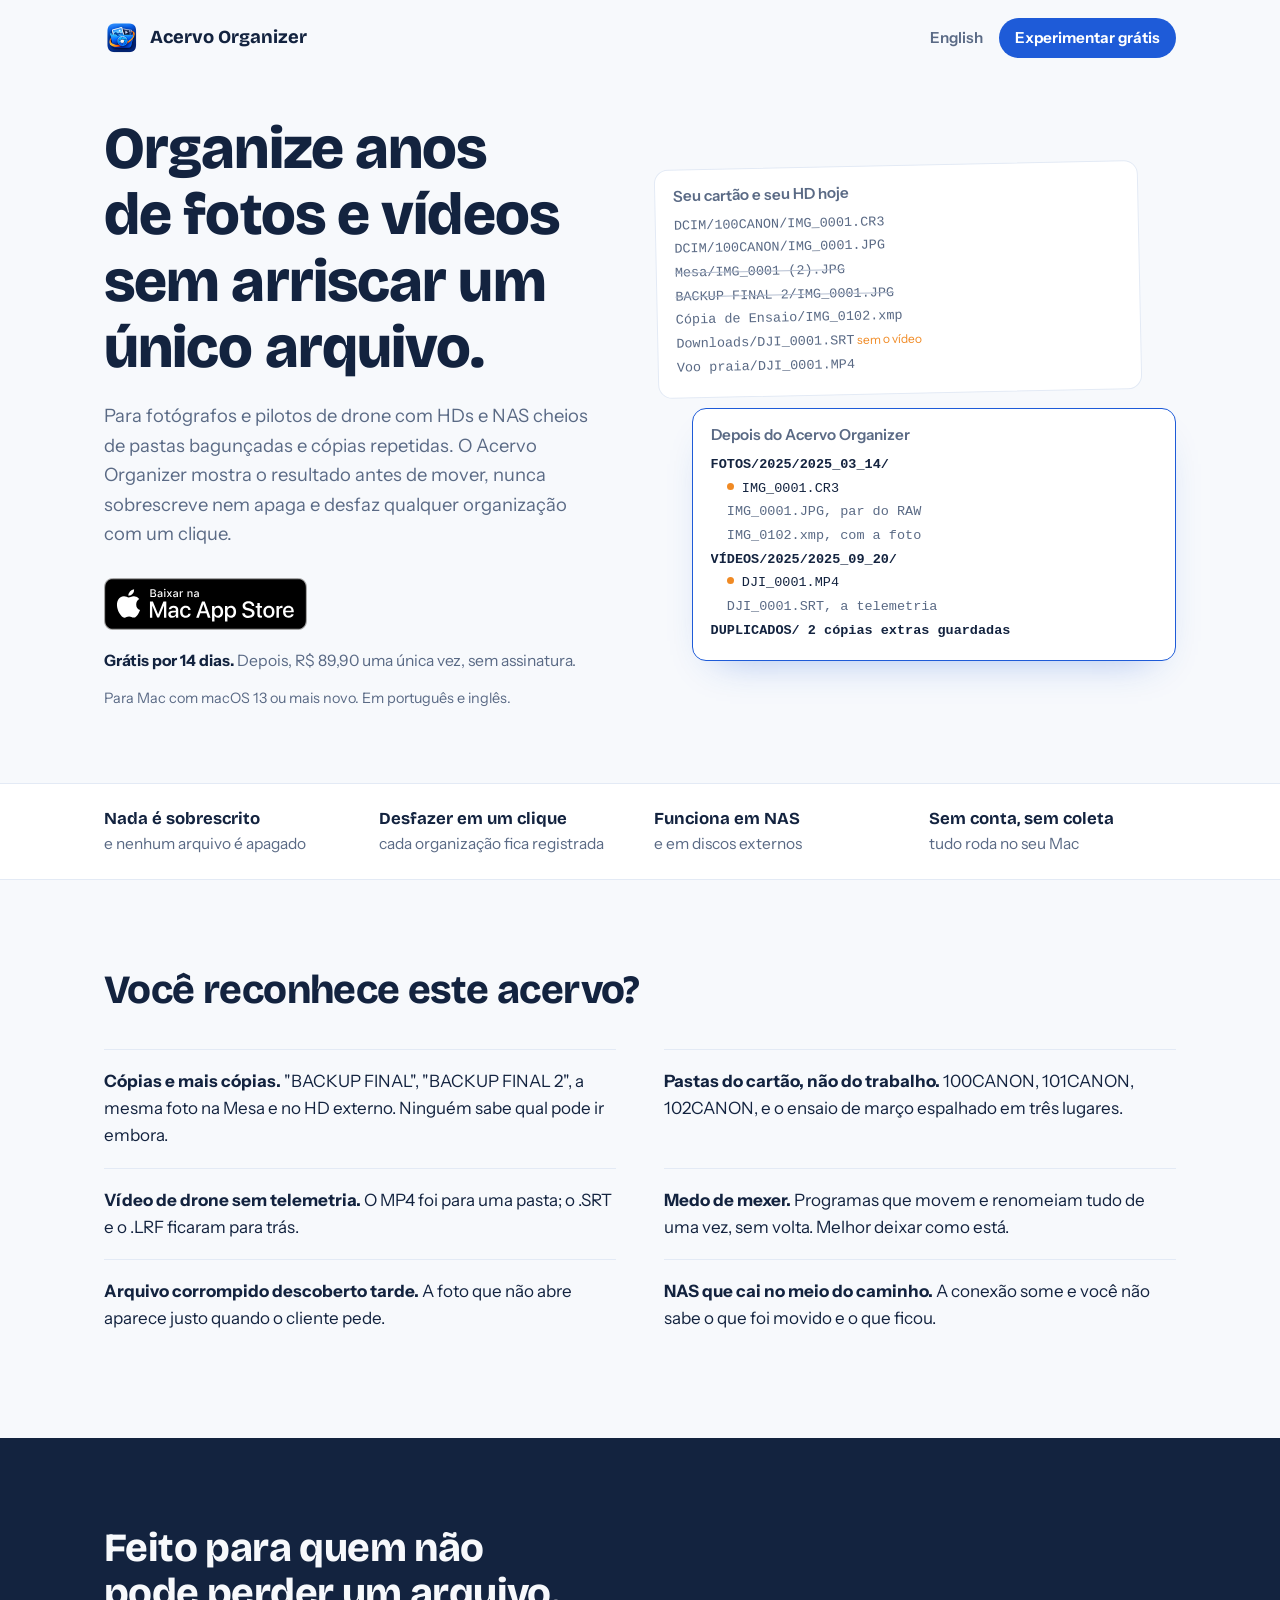
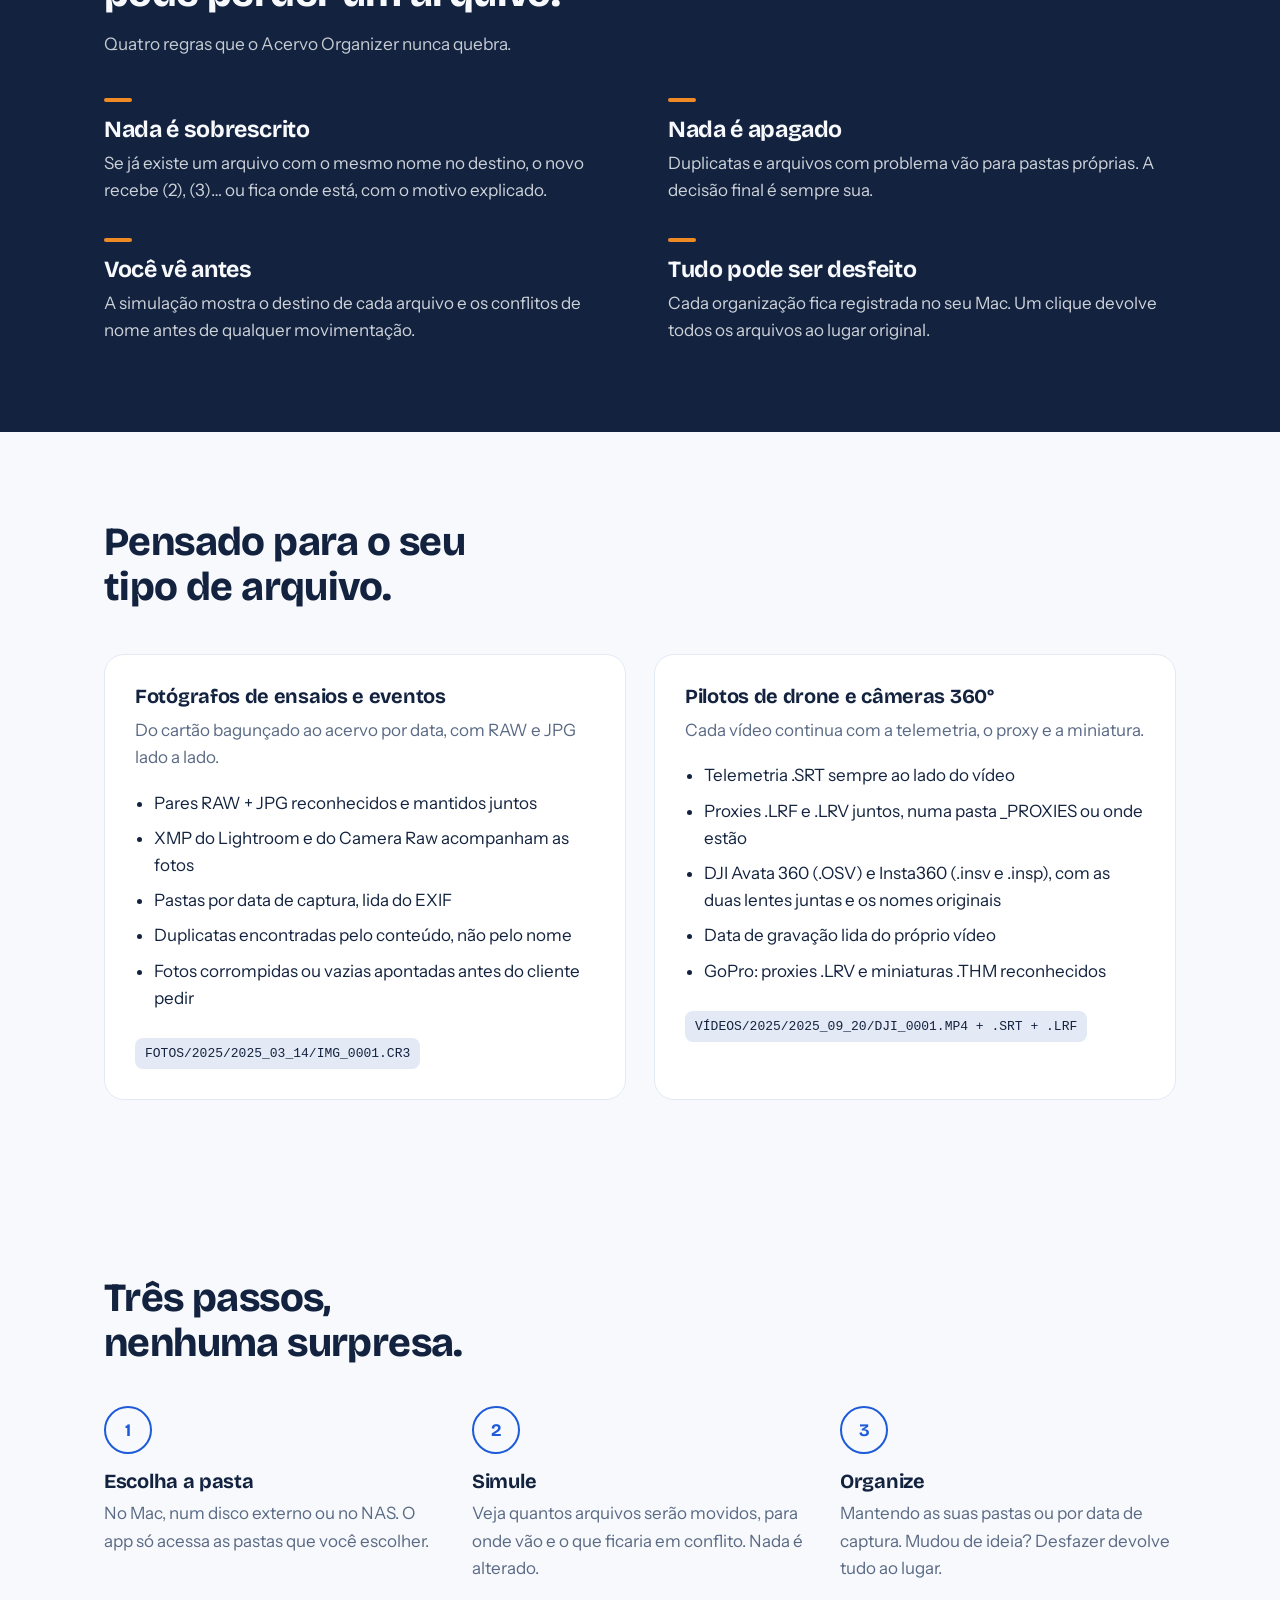
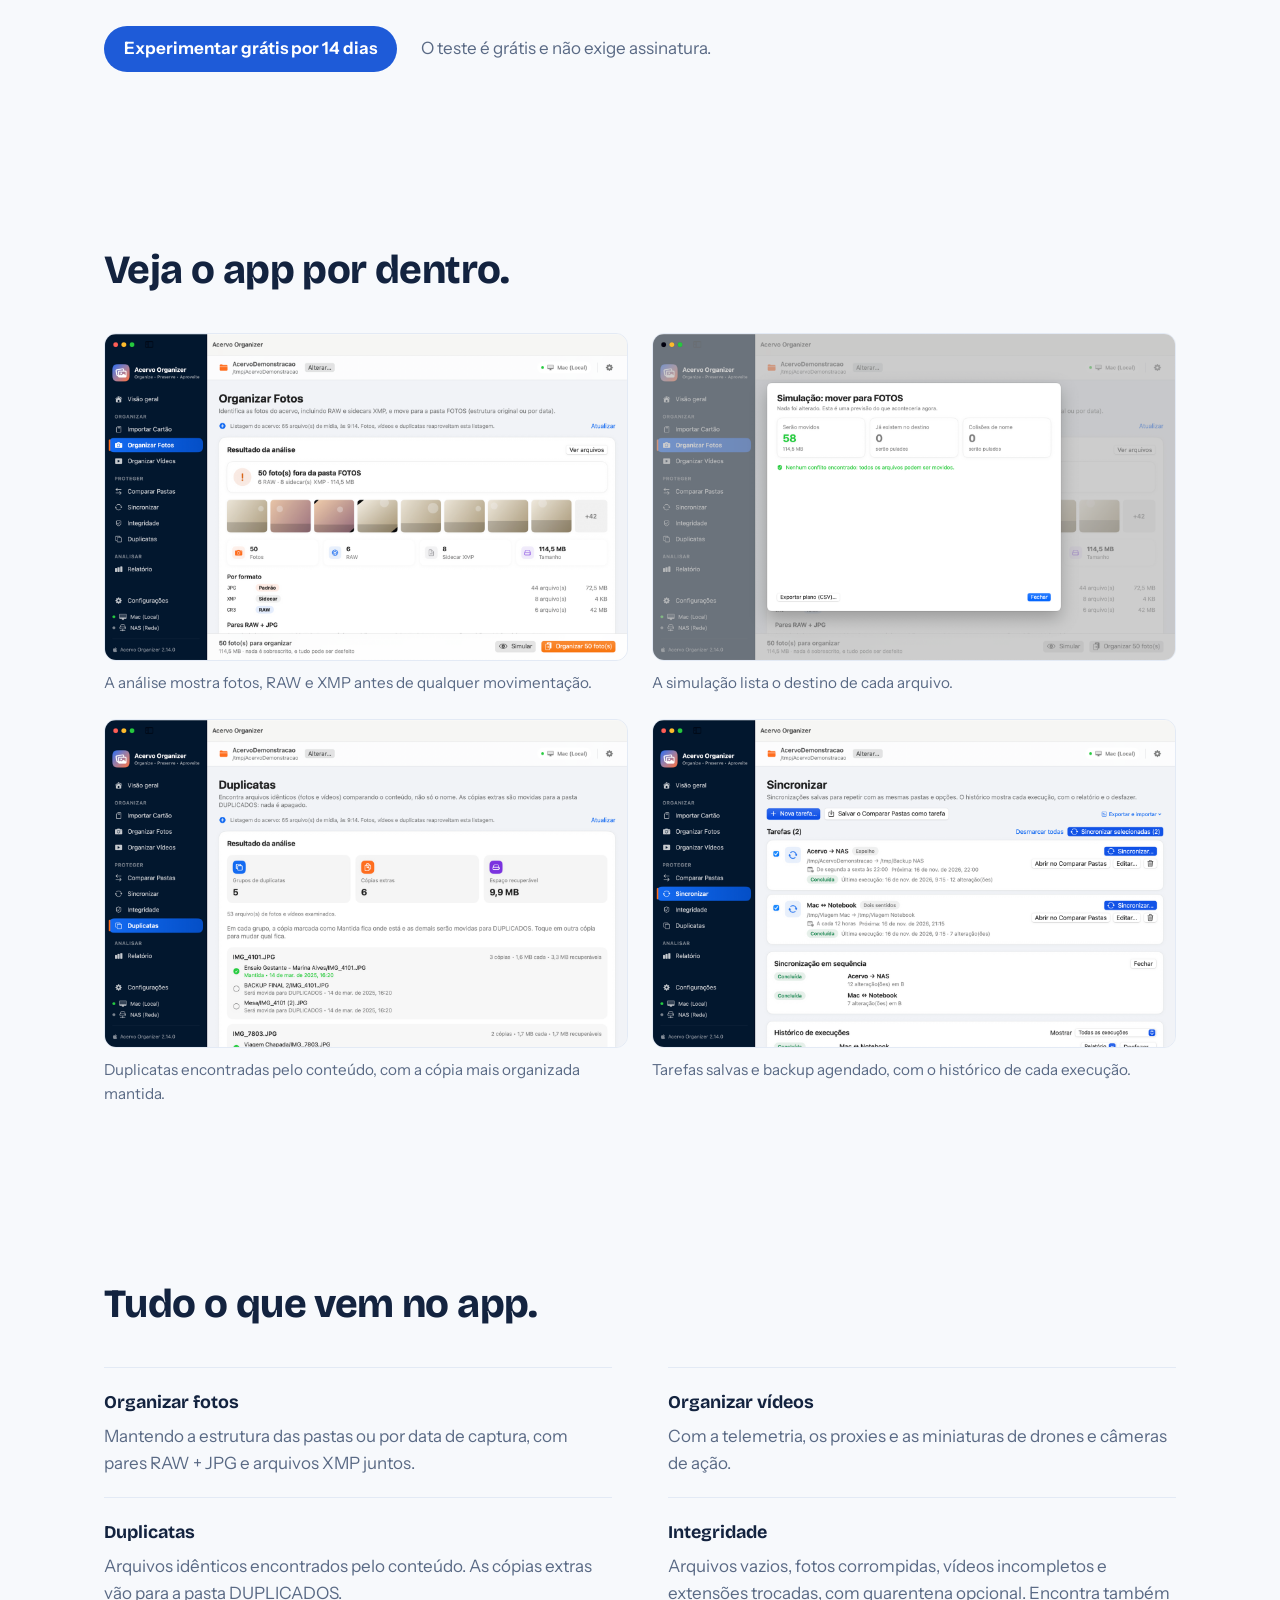
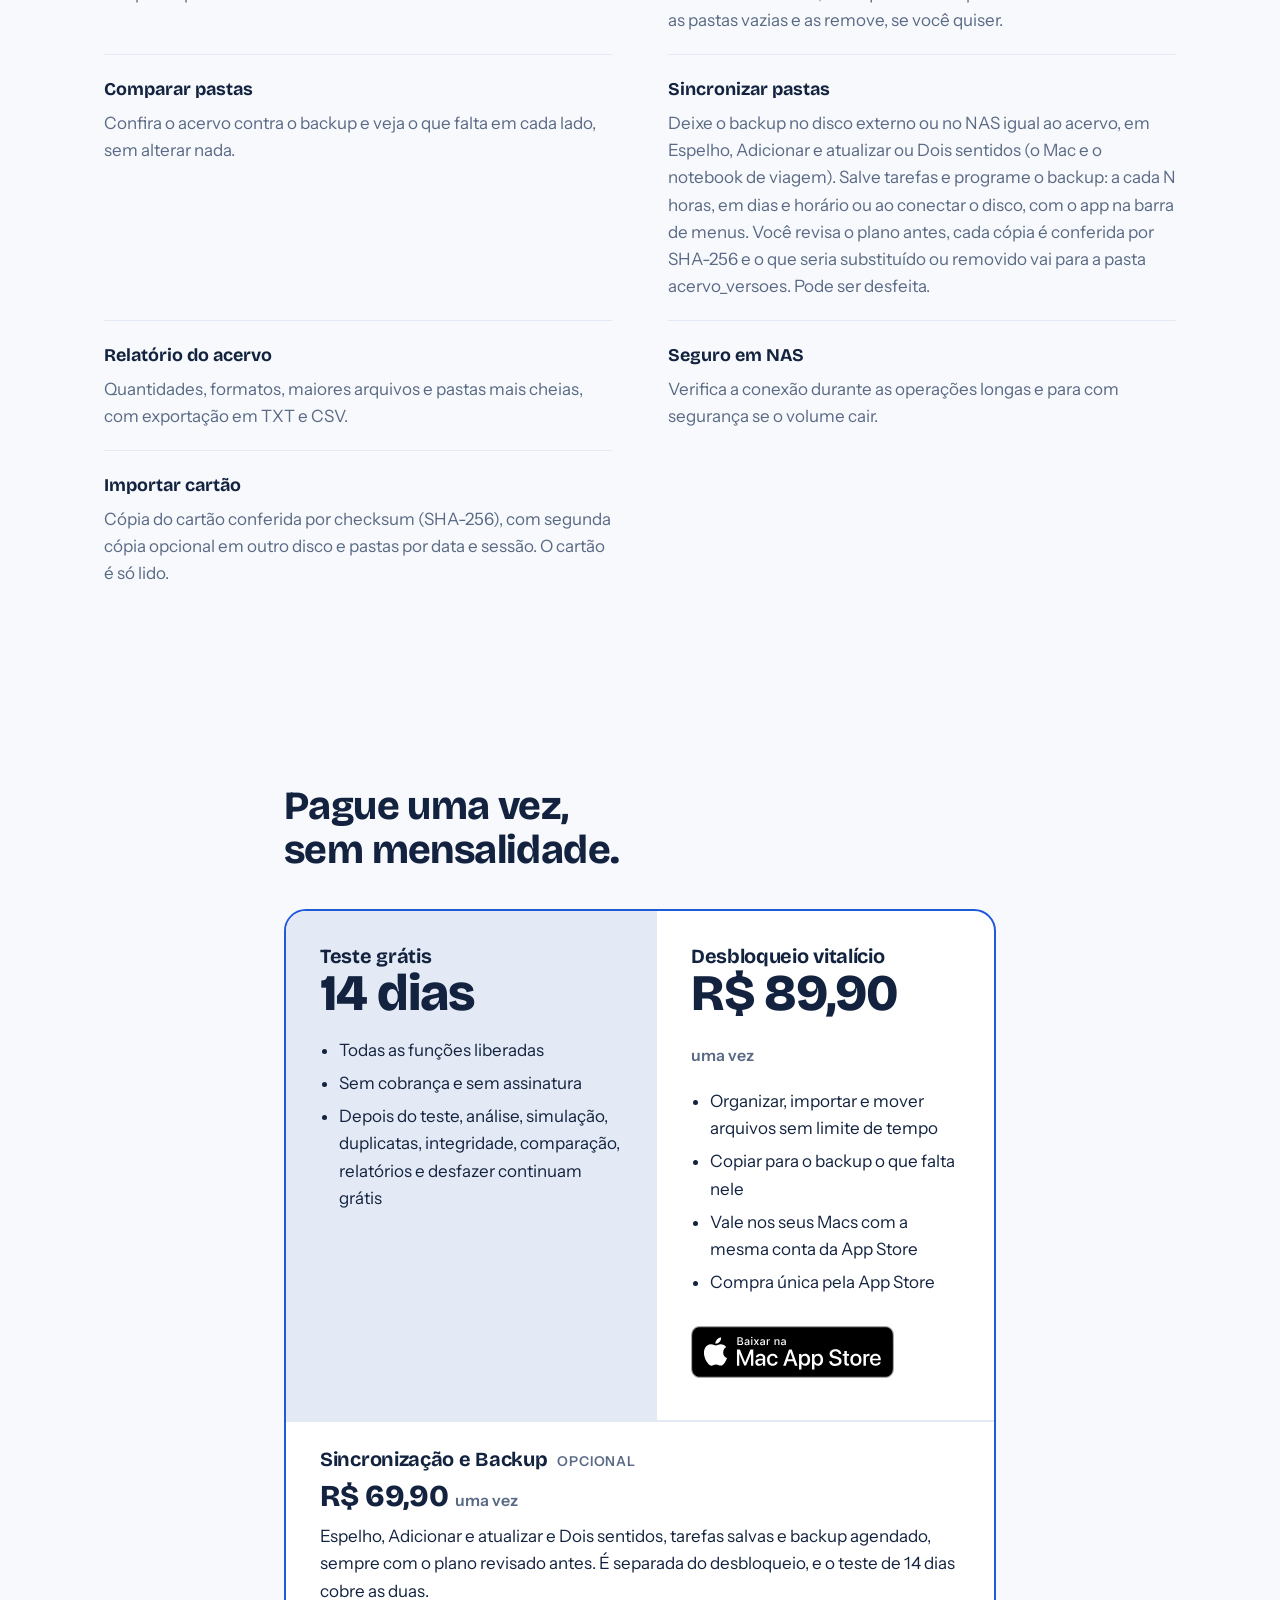
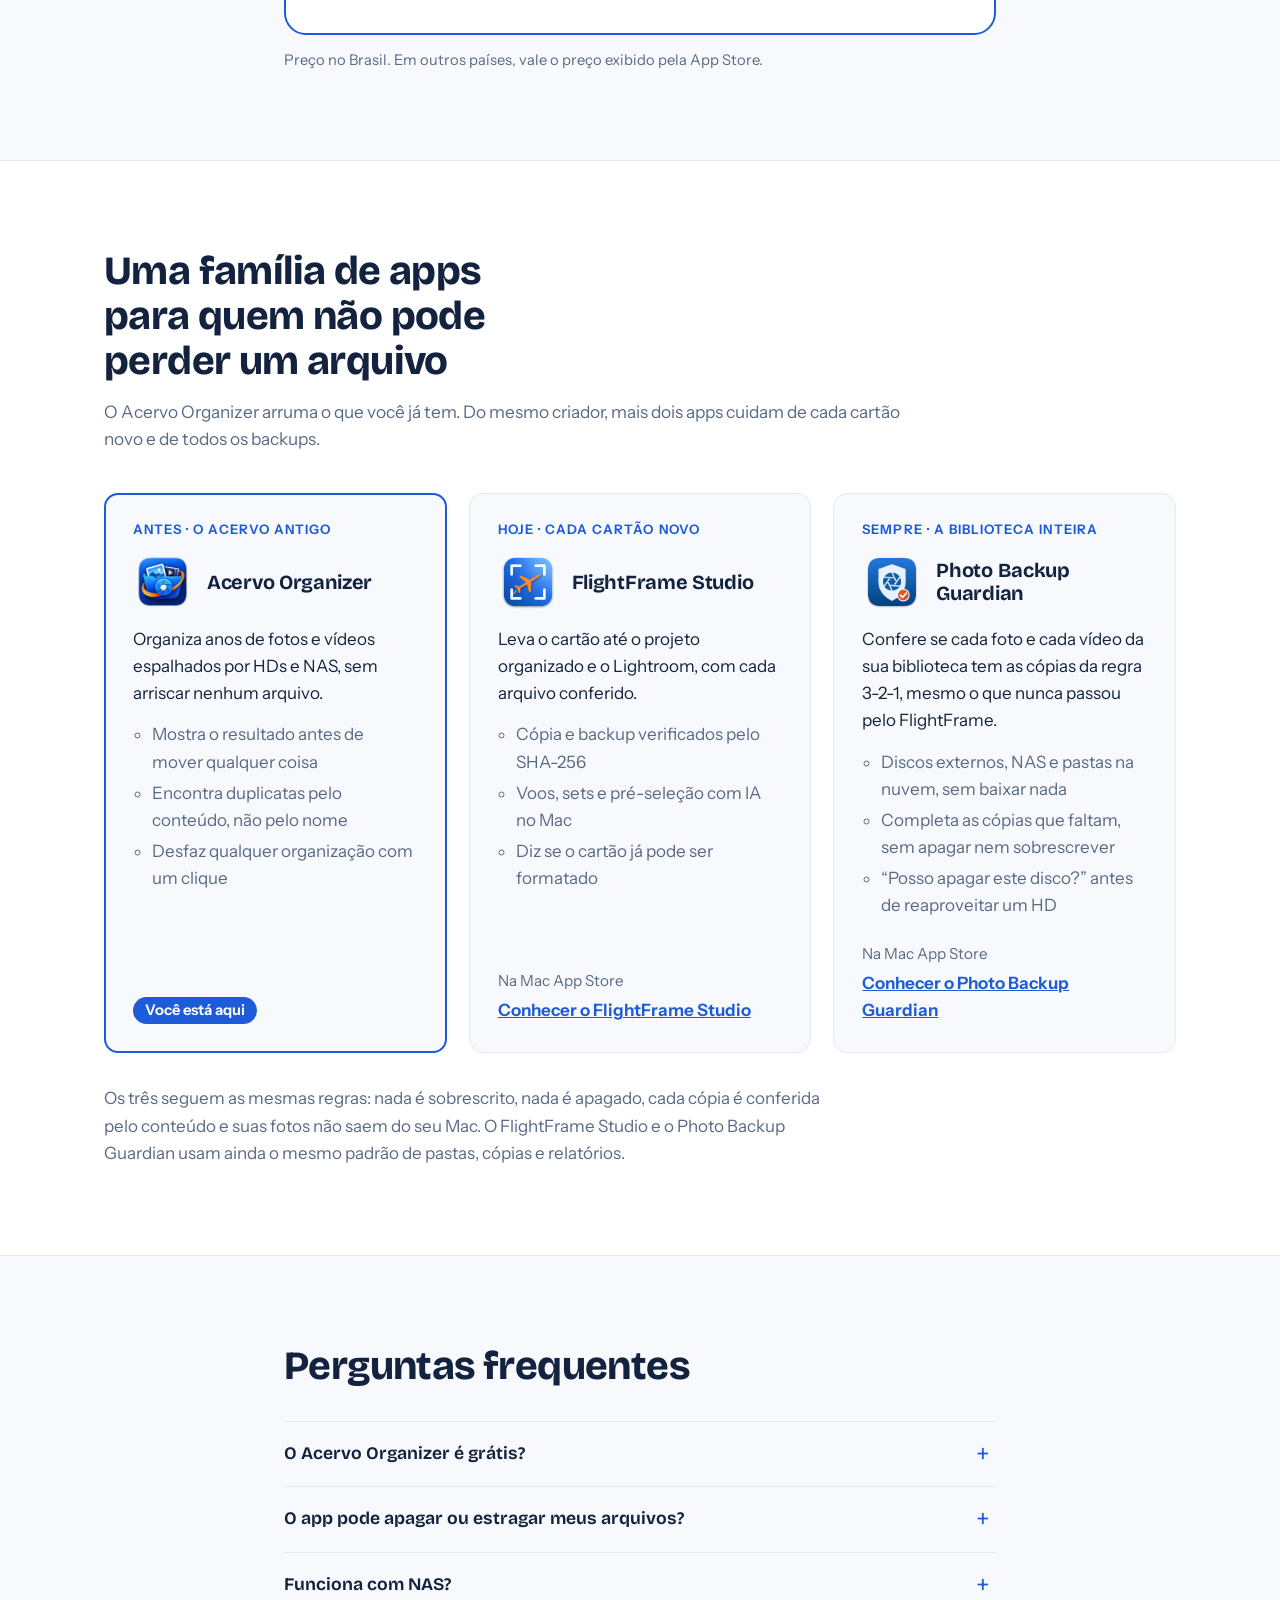
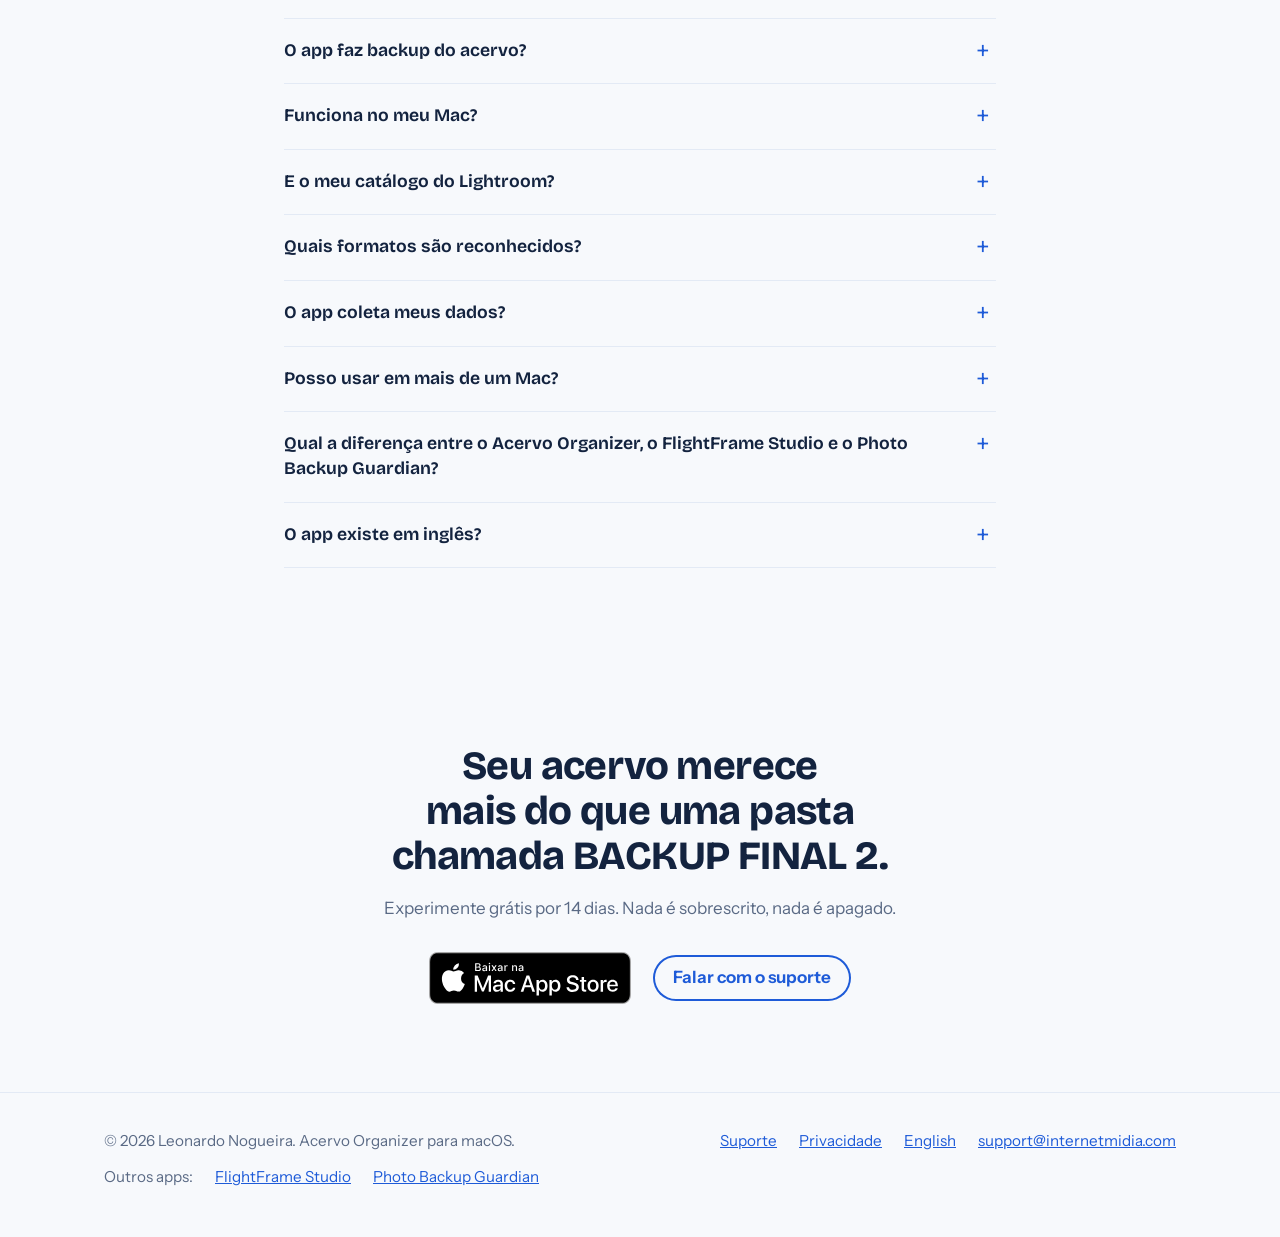
<file: index.html>
<!doctype html>
<html lang="pt-BR">
<head>
<!-- Google tag (gtag.js) -->
<script async src="https://www.googletagmanager.com/gtag/js?id=AW-18549963218"></script>
<script>
  window.dataLayer = window.dataLayer || [];
  function gtag(){dataLayer.push(arguments);}
  gtag('js', new Date());

  gtag('config', 'AW-18549963218');
</script>
<!-- Event snippet for App Store click conversion page (Google Ads). Vale para todo link da Mac App Store da página;
     se a tag do Google não responder em 1 s (bloqueador de anúncios), o link abre mesmo assim. -->
<script>
function gtag_report_conversion(url) {
  var done = false;
  var callback = function () {
    if (done) { return; }
    done = true;
    if (typeof(url) != 'undefined') {
      window.location = url;
    }
  };
  gtag('event', 'conversion', {
      'send_to': 'AW-18549963218/HikiCJOxvbEdENLzp41F',
      'value': 1.0,
      'currency': 'BRL',
      'event_callback': callback
  });
  setTimeout(callback, 1000);
  return false;
}
document.addEventListener('click', function (e) {
  var link = e.target.closest && e.target.closest('a[href*="apps.apple.com"]');
  if (!link) { return; }
  if (e.button !== 0 || e.metaKey || e.ctrlKey || e.shiftKey || e.altKey || link.target === '_blank') {
    gtag_report_conversion();   // abre em outra aba: só registra
    return;
  }
  e.preventDefault();
  gtag_report_conversion(link.href);
});
</script>
<meta charset="utf-8">
<meta name="viewport" content="width=device-width, initial-scale=1">
<title>Acervo Organizer: organize fotos, RAW e vídeos de drone no Mac sem perder nada</title>
<meta name="description" content="App para Mac que organiza anos de fotos, arquivos RAW e vídeos de drone, no Mac ou no NAS. Simula antes de mover, nunca sobrescreve nem apaga e desfaz qualquer organização. Grátis por 14 dias.">
<link rel="canonical" href="https://acervoorganizer.ravendronevideos.com.br/">
<link rel="alternate" hreflang="pt-BR" href="https://acervoorganizer.ravendronevideos.com.br/">
<link rel="alternate" hreflang="en" href="https://acervoorganizer.ravendronevideos.com.br/en/">
<meta name="theme-color" content="#1E5BD8">
<link rel="icon" type="image/png" href="assets/favicon-64.png">
<link rel="apple-touch-icon" href="assets/icone-256.png">
<meta property="og:type" content="website">
<meta property="og:locale" content="pt_BR">
<meta property="og:site_name" content="Acervo Organizer">
<meta property="og:title" content="Acervo Organizer: seu acervo de fotos e vídeos em ordem, sem perder nada">
<meta property="og:description" content="Organize fotos, RAW e vídeos de drone no Mac ou no NAS. Nada é sobrescrito, nada é apagado, tudo pode ser desfeito. Grátis por 14 dias.">
<meta property="og:url" content="https://acervoorganizer.ravendronevideos.com.br/">
<meta property="og:image" content="https://acervoorganizer.ravendronevideos.com.br/assets/og-image.png">
<meta property="og:image:width" content="1200">
<meta property="og:image:height" content="630">
<meta name="twitter:card" content="summary_large_image">
<link rel="preconnect" href="https://fonts.googleapis.com">
<link rel="preconnect" href="https://fonts.gstatic.com" crossorigin>
<link href="https://fonts.googleapis.com/css2?family=Bricolage+Grotesque:opsz,wght@12..96,600;12..96,700;12..96,800&family=Instrument+Sans:wght@400;600;700&display=swap" rel="stylesheet">
<link rel="stylesheet" href="style.css?v=2026-11-17">
<script type="application/ld+json">
{
  "@context": "https://schema.org",
  "@type": "SoftwareApplication",
  "name": "Acervo Organizer",
  "operatingSystem": "macOS 13 ou mais novo",
  "applicationCategory": "MultimediaApplication",
  "description": "Organiza fotos, arquivos RAW e vídeos de drone no Mac, em discos externos ou no NAS, sem sobrescrever nem apagar arquivos.",
  "image": "https://acervoorganizer.ravendronevideos.com.br/assets/icone-512.png",
  "url": "https://acervoorganizer.ravendronevideos.com.br/",
  "downloadUrl": "https://apps.apple.com/app/id6821982992?mt=12",
  "inLanguage": "pt-BR",
  "offers": { "@type": "Offer", "price": "0", "priceCurrency": "BRL", "description": "Download grátis com 14 dias de teste. Desbloqueio único por R$ 89,90 no Brasil; sincronização de pastas na compra única Sincronização e Backup, R$ 69,90." },
  "author": { "@type": "Person", "name": "Leonardo Nogueira" }
}
</script>
</head>
<body>

<header class="topo">
  <div class="largura">
    <a class="marca" href="#topo" aria-label="Acervo Organizer, início"><img src="assets/icone-256.png" alt="" width="36" height="36">Acervo Organizer</a>
    <div class="topo-acoes">
      <a class="idioma-link" href="en/" hreflang="en" lang="en">English</a>
      <a class="botao" href="https://apps.apple.com/app/id6821982992?mt=12">Experimentar grátis</a>
    </div>
  </div>
</header>

<main id="topo">

<section class="hero">
  <div class="largura">
    <div>
      <h1>Organize anos de fotos e vídeos sem arriscar um único arquivo.</h1>
      <p class="subtitulo">Para fotógrafos e pilotos de drone com HDs e NAS cheios de pastas bagunçadas e cópias repetidas. O Acervo Organizer mostra o resultado antes de mover, nunca sobrescreve nem apaga e desfaz qualquer organização com um clique.</p>
      <div class="acoes">
        <a class="selo" href="https://apps.apple.com/app/id6821982992?mt=12"><img src="assets/selo-mac-app-store.svg" alt="Baixar na Mac App Store" width="180" height="52" onerror="this.parentNode.className='selo-texto';this.parentNode.textContent='Baixar na Mac App Store';"></a>
        <p class="oferta"><strong>Grátis por 14 dias.</strong> Depois, R$ 89,90 uma única vez, sem assinatura.</p>
      </div>
      <p class="requisito">Para Mac com macOS 13 ou mais novo. Em português e inglês.</p>
    </div>

    <div class="acervo" role="img" aria-label="Exemplo: arquivos espalhados entre cartão, Mesa e backups viram pastas por data, com fotos RAW e JPG juntas e a telemetria do drone ao lado do vídeo.">
      <div class="folha antes" aria-hidden="true">
        <h2>Seu cartão e seu HD hoje</h2>
        <ul>
          <li>DCIM/100CANON/IMG_0001.CR3</li>
          <li>DCIM/100CANON/IMG_0001.JPG</li>
          <li class="repetido">Mesa/IMG_0001 (2).JPG</li>
          <li class="repetido">BACKUP FINAL 2/IMG_0001.JPG</li>
          <li>Cópia de Ensaio/IMG_0102.xmp</li>
          <li class="solto">Downloads/DJI_0001.SRT</li>
          <li>Voo praia/DJI_0001.MP4</li>
        </ul>
      </div>
      <div class="folha depois" aria-hidden="true">
        <h2>Depois do Acervo Organizer</h2>
        <ul>
          <li class="pasta" style="--i:0">FOTOS/2025/2025_03_14/</li>
          <li class="n1 ok" style="--i:1">IMG_0001.CR3</li>
          <li class="n1 junto" style="--i:2">IMG_0001.JPG, par do RAW</li>
          <li class="n1 junto" style="--i:3">IMG_0102.xmp, com a foto</li>
          <li class="pasta" style="--i:4">VÍDEOS/2025/2025_09_20/</li>
          <li class="n1 ok" style="--i:5">DJI_0001.MP4</li>
          <li class="n1 junto" style="--i:6">DJI_0001.SRT, a telemetria</li>
          <li class="pasta" style="--i:7">DUPLICADOS/ 2 cópias extras guardadas</li>
        </ul>
      </div>
    </div>
  </div>
</section>

<section class="confianca" aria-label="Garantias">
  <ul class="largura">
    <li><strong>Nada é sobrescrito</strong>e nenhum arquivo é apagado</li>
    <li><strong>Desfazer em um clique</strong>cada organização fica registrada</li>
    <li><strong>Funciona em NAS</strong>e em discos externos</li>
    <li><strong>Sem conta, sem coleta</strong>tudo roda no seu Mac</li>
  </ul>
</section>

<section class="secao">
  <div class="largura">
    <h2>Você reconhece este acervo?</h2>
    <div class="dores">
      <p><strong>Cópias e mais cópias.</strong> "BACKUP FINAL", "BACKUP FINAL 2", a mesma foto na Mesa e no HD externo. Ninguém sabe qual pode ir embora.</p>
      <p><strong>Pastas do cartão, não do trabalho.</strong> 100CANON, 101CANON, 102CANON, e o ensaio de março espalhado em três lugares.</p>
      <p><strong>Vídeo de drone sem telemetria.</strong> O MP4 foi para uma pasta; o .SRT e o .LRF ficaram para trás.</p>
      <p><strong>Medo de mexer.</strong> Programas que movem e renomeiam tudo de uma vez, sem volta. Melhor deixar como está.</p>
      <p><strong>Arquivo corrompido descoberto tarde.</strong> A foto que não abre aparece justo quando o cliente pede.</p>
      <p><strong>NAS que cai no meio do caminho.</strong> A conexão some e você não sabe o que foi movido e o que ficou.</p>
    </div>
  </div>
</section>

<section class="secao regras-fundo" id="seguranca">
  <div class="largura">
    <h2>Feito para quem não pode perder um arquivo.</h2>
    <p class="introducao">Quatro regras que o Acervo Organizer nunca quebra.</p>
    <ul class="regras">
      <li><h3>Nada é sobrescrito</h3><p>Se já existe um arquivo com o mesmo nome no destino, o novo recebe (2), (3)… ou fica onde está, com o motivo explicado.</p></li>
      <li><h3>Nada é apagado</h3><p>Duplicatas e arquivos com problema vão para pastas próprias. A decisão final é sempre sua.</p></li>
      <li><h3>Você vê antes</h3><p>A simulação mostra o destino de cada arquivo e os conflitos de nome antes de qualquer movimentação.</p></li>
      <li><h3>Tudo pode ser desfeito</h3><p>Cada organização fica registrada no seu Mac. Um clique devolve todos os arquivos ao lugar original.</p></li>
    </ul>
  </div>
</section>

<section class="secao" id="para-quem">
  <div class="largura">
    <h2>Pensado para o seu tipo de arquivo.</h2>
    <div class="publicos">
      <article class="publico">
        <h3>Fotógrafos de ensaios e eventos</h3>
        <p>Do cartão bagunçado ao acervo por data, com RAW e JPG lado a lado.</p>
        <ul>
          <li>Pares RAW + JPG reconhecidos e mantidos juntos</li>
          <li>XMP do Lightroom e do Camera Raw acompanham as fotos</li>
          <li>Pastas por data de captura, lida do EXIF</li>
          <li>Duplicatas encontradas pelo conteúdo, não pelo nome</li>
          <li>Fotos corrompidas ou vazias apontadas antes do cliente pedir</li>
        </ul>
        <span class="caminho">FOTOS/2025/2025_03_14/IMG_0001.CR3</span>
      </article>
      <article class="publico">
        <h3>Pilotos de drone e câmeras 360°</h3>
        <p>Cada vídeo continua com a telemetria, o proxy e a miniatura.</p>
        <ul>
          <li>Telemetria .SRT sempre ao lado do vídeo</li>
          <li>Proxies .LRF e .LRV juntos, numa pasta _PROXIES ou onde estão</li>
          <li>DJI Avata 360 (.OSV) e Insta360 (.insv e .insp), com as duas lentes juntas e os nomes originais</li>
          <li>Data de gravação lida do próprio vídeo</li>
          <li>GoPro: proxies .LRV e miniaturas .THM reconhecidos</li>
        </ul>
        <span class="caminho">VÍDEOS/2025/2025_09_20/DJI_0001.MP4 + .SRT + .LRF</span>
      </article>
    </div>
  </div>
</section>

<section class="secao" id="como-funciona">
  <div class="largura">
    <h2>Três passos, nenhuma surpresa.</h2>
    <ol class="passos">
      <li><h3>Escolha a pasta</h3><p>No Mac, num disco externo ou no NAS. O app só acessa as pastas que você escolher.</p></li>
      <li><h3>Simule</h3><p>Veja quantos arquivos serão movidos, para onde vão e o que ficaria em conflito. Nada é alterado.</p></li>
      <li><h3>Organize</h3><p>Mantendo as suas pastas ou por data de captura. Mudou de ideia? Desfazer devolve tudo ao lugar.</p></li>
    </ol>
    <div class="meio-cta">
      <a class="botao" href="https://apps.apple.com/app/id6821982992?mt=12">Experimentar grátis por 14 dias</a>
      <p class="discreto">O teste é grátis e não exige assinatura.</p>
    </div>
  </div>
</section>

<section class="secao capturas" aria-label="Telas do app">
  <div class="largura">
    <h2>Veja o app por dentro.</h2>
    <div class="galeria">
      <figure><img src="assets/capturas/organizar-fotos.png" alt="Tela Organizar Fotos com o resultado da análise" loading="lazy" onerror="this.closest('figure').remove()"><figcaption>A análise mostra fotos, RAW e XMP antes de qualquer movimentação.</figcaption></figure>
      <figure><img src="assets/capturas/simulacao.png" alt="Janela de simulação com o destino de cada arquivo" loading="lazy" onerror="this.closest('figure').remove()"><figcaption>A simulação lista o destino de cada arquivo.</figcaption></figure>
      <figure><img src="assets/capturas/duplicatas.png" alt="Tela Duplicatas com grupos de arquivos idênticos" loading="lazy" onerror="this.closest('figure').remove()"><figcaption>Duplicatas encontradas pelo conteúdo, com a cópia mais organizada mantida.</figcaption></figure>
      <figure><img src="assets/capturas/sincronizar.png" alt="Tela Sincronizar com tarefas salvas, agenda e histórico" loading="lazy" onerror="this.closest('figure').remove()"><figcaption>Tarefas salvas e backup agendado, com o histórico de cada execução.</figcaption></figure>
    </div>
  </div>
</section>

<section class="secao" id="recursos">
  <div class="largura">
    <h2>Tudo o que vem no app.</h2>
    <dl class="indice">
      <div><dt>Organizar fotos</dt><dd>Mantendo a estrutura das pastas ou por data de captura, com pares RAW + JPG e arquivos XMP juntos.</dd></div>
      <div><dt>Organizar vídeos</dt><dd>Com a telemetria, os proxies e as miniaturas de drones e câmeras de ação.</dd></div>
      <div><dt>Duplicatas</dt><dd>Arquivos idênticos encontrados pelo conteúdo. As cópias extras vão para a pasta DUPLICADOS.</dd></div>
      <div><dt>Integridade</dt><dd>Arquivos vazios, fotos corrompidas, vídeos incompletos e extensões trocadas, com quarentena opcional. Encontra também as pastas vazias e as remove, se você quiser.</dd></div>
      <div><dt>Comparar pastas</dt><dd>Confira o acervo contra o backup e veja o que falta em cada lado, sem alterar nada.</dd></div>
      <div><dt>Sincronizar pastas</dt><dd>Deixe o backup no disco externo ou no NAS igual ao acervo, em Espelho, Adicionar e atualizar ou Dois sentidos (o Mac e o notebook de viagem). Salve tarefas e programe o backup: a cada N horas, em dias e horário ou ao conectar o disco, com o app na barra de menus. Você revisa o plano antes, cada cópia é conferida por SHA-256 e o que seria substituído ou removido vai para a pasta acervo_versoes. Pode ser desfeita.</dd></div>
      <div><dt>Relatório do acervo</dt><dd>Quantidades, formatos, maiores arquivos e pastas mais cheias, com exportação em TXT e CSV.</dd></div>
      <div><dt>Seguro em NAS</dt><dd>Verifica a conexão durante as operações longas e para com segurança se o volume cair.</dd></div>
      <div><dt>Importar cartão</dt><dd>Cópia do cartão conferida por checksum (SHA-256), com segunda cópia opcional em outro disco e pastas por data e sessão. O cartão é só lido.</dd></div>
    </dl>
  </div>
</section>

<section class="secao" id="preco">
  <div class="largura estreito">
    <h2>Pague uma vez, sem mensalidade.</h2>
    <div class="preco-caixa">
      <div class="gratis">
        <h3>Teste grátis</h3>
        <p class="valor">14 dias</p>
        <ul>
          <li>Todas as funções liberadas</li>
          <li>Sem cobrança e sem assinatura</li>
          <li>Depois do teste, análise, simulação, duplicatas, integridade, comparação, relatórios e desfazer continuam grátis</li>
        </ul>
      </div>
      <div>
        <h3>Desbloqueio vitalício</h3>
        <p class="valor">R$ 89,90 <small>uma vez</small></p>
        <ul>
          <li>Organizar, importar e mover arquivos sem limite de tempo</li>
          <li>Copiar para o backup o que falta nele</li>
          <li>Vale nos seus Macs com a mesma conta da App Store</li>
          <li>Compra única pela App Store</li>
        </ul>
        <a class="selo" href="https://apps.apple.com/app/id6821982992?mt=12"><img src="assets/selo-mac-app-store.svg" alt="Baixar na Mac App Store" width="180" height="52" onerror="this.parentNode.className='selo-texto';this.parentNode.textContent='Baixar na Mac App Store';"></a>
      </div>
      <div class="extra">
        <h3>Sincronização e Backup <span class="opcional">opcional</span></h3>
        <p class="valor-extra">R$ 69,90 <small>uma vez</small></p>
        <p>Espelho, Adicionar e atualizar e Dois sentidos, tarefas salvas e backup agendado, sempre com o plano revisado antes. É separada do desbloqueio, e o teste de 14 dias cobre as duas.</p>
      </div>
    </div>
    <p class="discreto" style="margin-top:14px;font-size:.92rem">Preço no Brasil. Em outros países, vale o preço exibido pela App Store.</p>
  </div>
</section>

<section class="secao familia" id="apps">
  <div class="largura">
    <h2>Uma família de apps para quem não pode perder um arquivo</h2>
    <p class="introducao">O Acervo Organizer arruma o que você já tem. Do mesmo criador, mais dois apps cuidam de cada cartão novo e de todos os backups.</p>
    <ol class="familia-grade">
      <li class="familia-app aqui">
        <span class="familia-momento">Antes · o acervo antigo</span>
        <header>
          <img src="assets/icone-256.png" alt="" width="60" height="60" loading="lazy">
          <h3>Acervo Organizer</h3>
        </header>
        <p>Organiza anos de fotos e vídeos espalhados por HDs e NAS, sem arriscar nenhum arquivo.</p>
        <ul>
          <li>Mostra o resultado antes de mover qualquer coisa</li>
          <li>Encontra duplicatas pelo conteúdo, não pelo nome</li>
          <li>Desfaz qualquer organização com um clique</li>
        </ul>
        <span class="familia-aqui">Você está aqui</span>
      </li>
      <li class="familia-app">
        <span class="familia-momento">Hoje · cada cartão novo</span>
        <header>
          <img src="assets/app-flightframe.png" alt="" width="60" height="60" loading="lazy">
          <h3>FlightFrame Studio</h3>
        </header>
        <p>Leva o cartão até o projeto organizado e o Lightroom, com cada arquivo conferido.</p>
        <ul>
          <li>Cópia e backup verificados pelo SHA-256</li>
          <li>Voos, sets e pré-seleção com IA no Mac</li>
          <li>Diz se o cartão já pode ser formatado</li>
        </ul>
        <span class="familia-situacao">Na Mac App Store</span>
        <a class="familia-link" href="https://flightframe.ravendronevideos.com.br">Conhecer o FlightFrame Studio</a>
      </li>
      <li class="familia-app">
        <span class="familia-momento">Sempre · a biblioteca inteira</span>
        <header>
          <img src="assets/app-photo-backup-guardian.png" alt="" width="60" height="60" loading="lazy">
          <h3>Photo Backup Guardian</h3>
        </header>
        <p>Confere se cada foto e cada vídeo da sua biblioteca tem as cópias da regra 3-2-1, mesmo o que nunca passou pelo FlightFrame.</p>
        <ul>
          <li>Discos externos, NAS e pastas na nuvem, sem baixar nada</li>
          <li>Completa as cópias que faltam, sem apagar nem sobrescrever</li>
          <li>“Posso apagar este disco?” antes de reaproveitar um HD</li>
        </ul>
        <span class="familia-situacao">Na Mac App Store</span>
        <a class="familia-link" href="https://photobackupguardian.app">Conhecer o Photo Backup Guardian</a>
      </li>
    </ol>
    <p class="familia-regras">Os três seguem as mesmas regras: nada é sobrescrito, nada é apagado, cada cópia é conferida pelo conteúdo e suas fotos não saem do seu Mac. O FlightFrame Studio e o Photo Backup Guardian usam ainda o mesmo padrão de pastas, cópias e relatórios.</p>
  </div>
</section>

<section class="secao" id="perguntas">
  <div class="largura estreito">
    <h2>Perguntas frequentes</h2>
    <div class="perguntas">
      <details><summary>O Acervo Organizer é grátis?</summary><p>O download é grátis e as primeiras duas semanas vêm com tudo liberado. Depois, análise, simulação, duplicatas, integridade, comparação, relatórios e desfazer continuam grátis. Para continuar organizando e movendo arquivos, o desbloqueio custa R$ 89,90 uma única vez, sem assinatura. A sincronização de pastas (Espelho, Dois sentidos, tarefas e backup agendado) é uma compra única à parte, de R$ 69,90.</p></details>
      <details><summary>O app pode apagar ou estragar meus arquivos?</summary><p>Não. Ele nunca apaga e nunca sobrescreve. Duplicatas e arquivos com problema são movidos para pastas próprias, e toda organização pode ser desfeita. Entre discos diferentes, o app copia, confere e só então remove a origem.</p></details>
      <details><summary>Funciona com NAS?</summary><p>Sim, com o volume do NAS montado no Mac, como Synology e QNAP pela rede. O app verifica a conexão durante as operações longas e para com segurança se ela cair; o que já foi movido fica registrado e pode ser desfeito.</p></details>
      <details><summary>O app faz backup do acervo?</summary><p>Ele mantém o backup em dia: compara o acervo com a pasta do backup, num disco externo ou no NAS, e deixa as duas iguais. Copiar para o backup o que falta nele vem no desbloqueio. Os modos Espelho, Adicionar e atualizar e Dois sentidos, as tarefas salvas e o backup agendado (a cada N horas, em dias e horário ou ao conectar o disco) ficam na compra Sincronização e Backup, de R$ 69,90 uma única vez. Antes de qualquer cópia você revisa o plano, cada cópia é conferida por SHA-256 e nada é apagado: versões substituídas e arquivos que só existiam no backup vão para a pasta acervo_versoes. A sincronização pode ser desfeita.</p></details>
      <details><summary>Funciona no meu Mac?</summary><p>Funciona em Macs com macOS 13 ou mais novo, com processador Apple ou Intel.</p></details>
      <details><summary>E o meu catálogo do Lightroom?</summary><p>Os arquivos XMP acompanham as fotos. Se as pastas já estão num catálogo do Lightroom Classic, mover as fotos fora do Lightroom faz o catálogo perder o caminho; depois de organizar, use no Lightroom a opção de localizar a pasta ausente e aponte o novo lugar.</p></details>
      <details><summary>Quais formatos são reconhecidos?</summary><p>Fotos em JPG, HEIC, PNG, TIFF e nos principais formatos RAW (CR3, CR2, NEF, ARW, RAF, DNG, ORF, RW2 e outros), com XMP. Vídeos em MOV, MP4, MTS, MKV, AVI e outros, com .SRT, .LRF, .LRV e .THM. Vídeos 360° da DJI (.OSV) e da Insta360 (.insv e .insp).</p></details>
      <details><summary>O app coleta meus dados?</summary><p>Não. Não há conta, anúncios, análise de uso ou rastreamento, e suas fotos nunca saem dos seus discos. Veja a <a href="privacy.html">política de privacidade</a>.</p></details>
      <details><summary>Posso usar em mais de um Mac?</summary><p>Sim. O desbloqueio vale nos Macs com a mesma conta da App Store. Num Mac novo, use Configurações, Licença, Restaurar compras.</p></details>
      <details><summary>Qual a diferença entre o Acervo Organizer, o FlightFrame Studio e o Photo Backup Guardian?</summary><p>Cada um entra num momento do trabalho. O Acervo Organizer arruma o que já está nos seus HDs e no NAS: organiza por data, junta RAW, XMP e telemetria e separa as duplicatas. O <a href="https://flightframe.ravendronevideos.com.br">FlightFrame Studio</a> recebe cada cartão novo: copia com conferência, organiza o projeto, faz o backup e a terceira cópia, diz se o cartão já pode ser formatado e reconfere as cópias que ele mesmo fez. O <a href="https://photobackupguardian.app">Photo Backup Guardian</a> vigia a biblioteca inteira, inclusive o que nunca passou pelo FlightFrame, em todos os discos e pastas na nuvem, confere as cópias só online do OneDrive, do Dropbox e do Backblaze B2 sem baixar nada, avisa quando falta uma cópia da regra 3-2-1 e, se você ligar as cópias automáticas, completa as que faltam. Você pode usar só um ou os três juntos.</p></details>
      <details><summary>O app existe em inglês?</summary><p>Sim. O app está em português e em inglês e segue o idioma do macOS; para escolher outro só para ele, use Ajustes do Sistema › Geral › Idioma e Região › Aplicativos. Quem já usava o app continua com as pastas FOTOS, VÍDEOS, DUPLICADOS e COM PROBLEMAS. <a href="en/" hreflang="en" lang="en">Site in English</a>.</p></details>
    </div>
  </div>
</section>

<section class="secao final">
  <div class="largura">
    <h2>Seu acervo merece mais do que uma pasta chamada BACKUP&nbsp;FINAL&nbsp;2.</h2>
    <p>Experimente grátis por 14 dias. Nada é sobrescrito, nada é apagado.</p>
    <div class="acoes">
      <a class="selo" href="https://apps.apple.com/app/id6821982992?mt=12"><img src="assets/selo-mac-app-store.svg" alt="Baixar na Mac App Store" width="180" height="52" onerror="this.parentNode.className='selo-texto';this.parentNode.textContent='Baixar na Mac App Store';"></a>
      <a class="botao botao-secundario" href="support.html">Falar com o suporte</a>
    </div>
  </div>
</section>

</main>

<footer class="rodape">
  <div class="largura">
    <p>© 2026 Leonardo Nogueira. Acervo Organizer para macOS.</p>
    <nav aria-label="Rodapé">
      <a href="support.html">Suporte</a>
      <a href="privacy.html">Privacidade</a>
      <a href="en/" hreflang="en" lang="en">English</a>
      <a href="mailto:support@internetmidia.com">support@internetmidia.com</a>
    </nav>
    <nav class="outros-apps" aria-label="Outros apps">
      <span>Outros apps:</span>
      <a href="https://flightframe.ravendronevideos.com.br">FlightFrame Studio</a>
      <a href="https://photobackupguardian.app">Photo Backup Guardian</a>
    </nav>
  </div>
</footer>

<script type="application/ld+json">
{
  "@context": "https://schema.org",
  "@type": "FAQPage",
  "mainEntity": [
    { "@type": "Question", "name": "O Acervo Organizer é grátis?", "acceptedAnswer": { "@type": "Answer", "text": "O download é grátis e as primeiras duas semanas vêm com tudo liberado. Depois, análise, simulação, duplicatas, integridade, comparação, relatórios e desfazer continuam grátis. Para continuar organizando e movendo arquivos, o desbloqueio custa R$ 89,90 uma única vez, sem assinatura. A sincronização de pastas (Espelho, Dois sentidos, tarefas e backup agendado) é uma compra única à parte, de R$ 69,90." } },
    { "@type": "Question", "name": "O app pode apagar ou estragar meus arquivos?", "acceptedAnswer": { "@type": "Answer", "text": "Não. Ele nunca apaga e nunca sobrescreve. Duplicatas e arquivos com problema são movidos para pastas próprias, e toda organização pode ser desfeita." } },
    { "@type": "Question", "name": "Funciona com NAS?", "acceptedAnswer": { "@type": "Answer", "text": "Sim, com o volume do NAS montado no Mac. O app verifica a conexão durante as operações longas e para com segurança se ela cair." } },
    { "@type": "Question", "name": "O app faz backup do acervo?", "acceptedAnswer": { "@type": "Answer", "text": "Ele mantém o backup em dia: compara o acervo com a pasta do backup, num disco externo ou no NAS, e deixa as duas iguais. Copiar o que falta vem no desbloqueio; Espelho, Dois sentidos, tarefas e backup agendado ficam na compra Sincronização e Backup, de R$ 69,90 uma única vez. Nada é apagado e a sincronização pode ser desfeita." } },
    { "@type": "Question", "name": "Funciona no meu Mac?", "acceptedAnswer": { "@type": "Answer", "text": "Funciona em Macs com macOS 13 ou mais novo, com processador Apple ou Intel." } },
    { "@type": "Question", "name": "O app coleta meus dados?", "acceptedAnswer": { "@type": "Answer", "text": "Não. Não há conta, anúncios, análise de uso ou rastreamento, e suas fotos nunca saem dos seus discos." } }
  ]
}
</script>
</body>
</html>
</file>
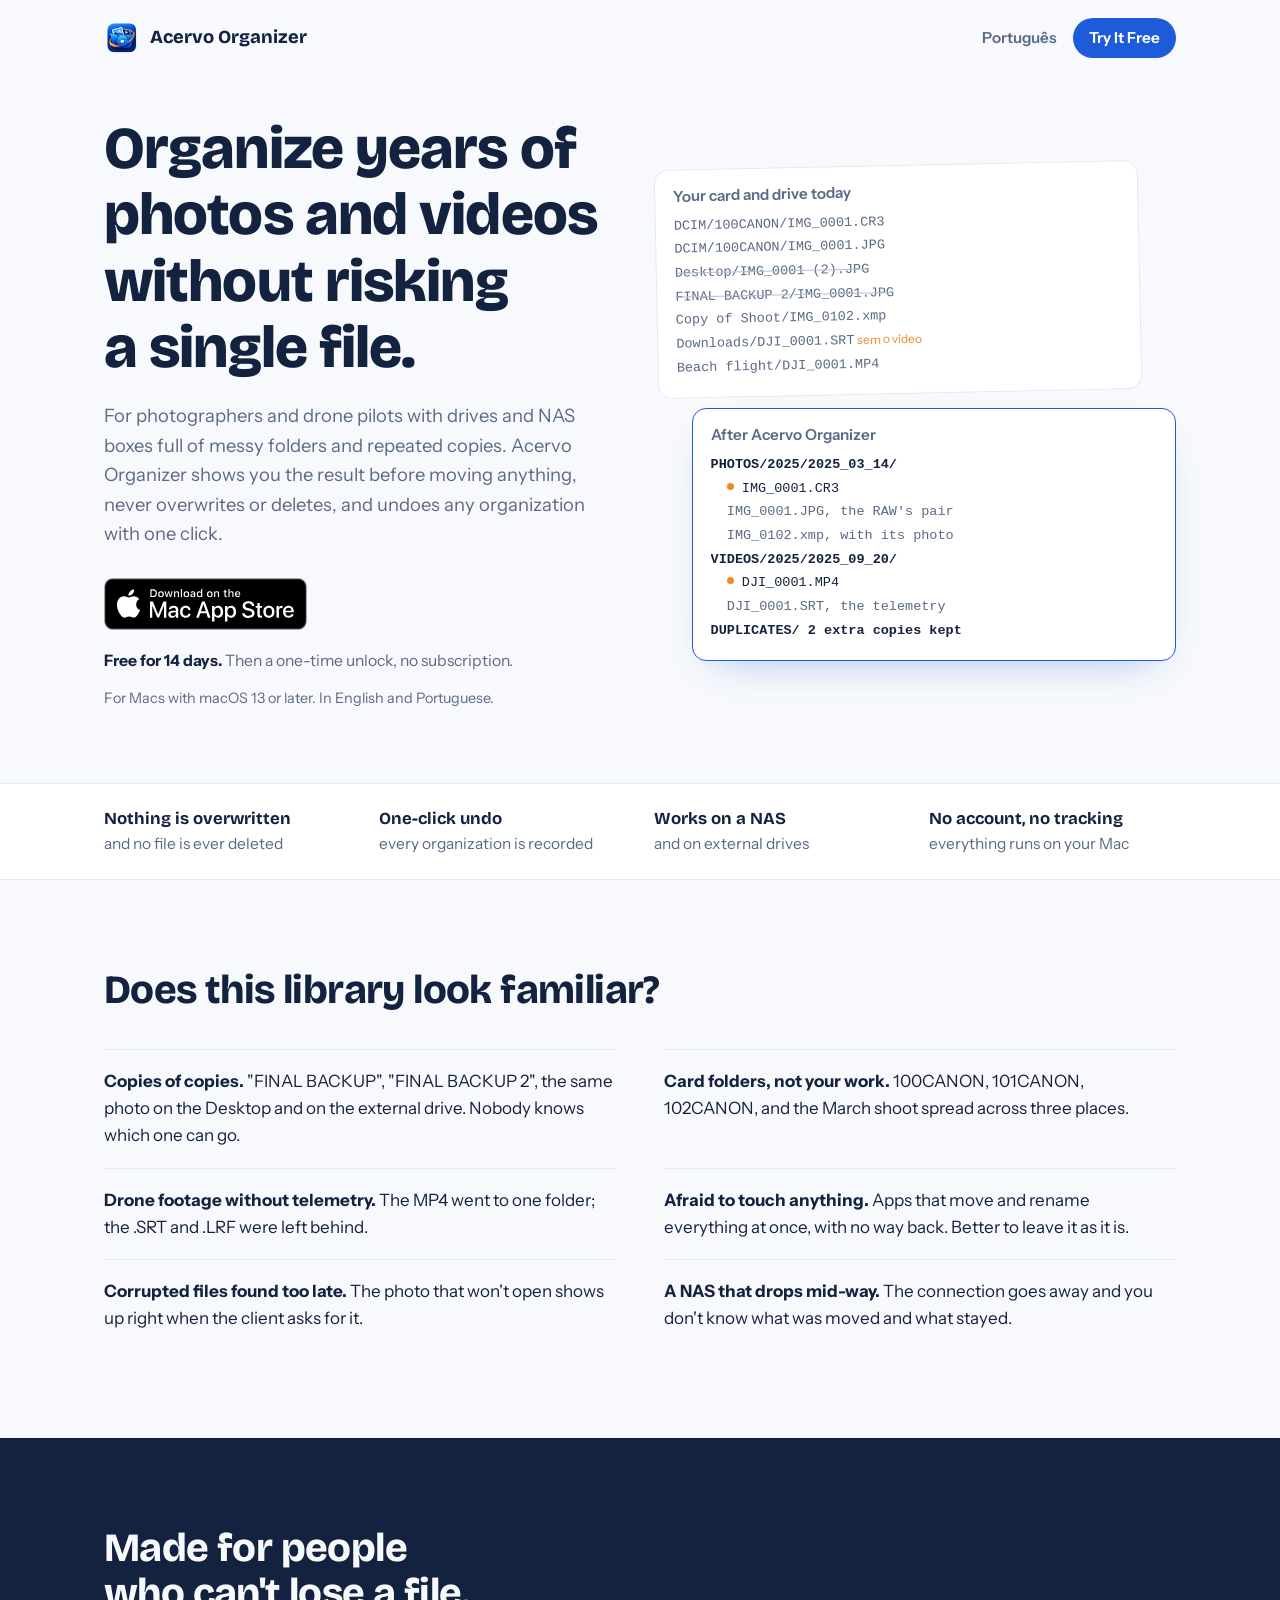
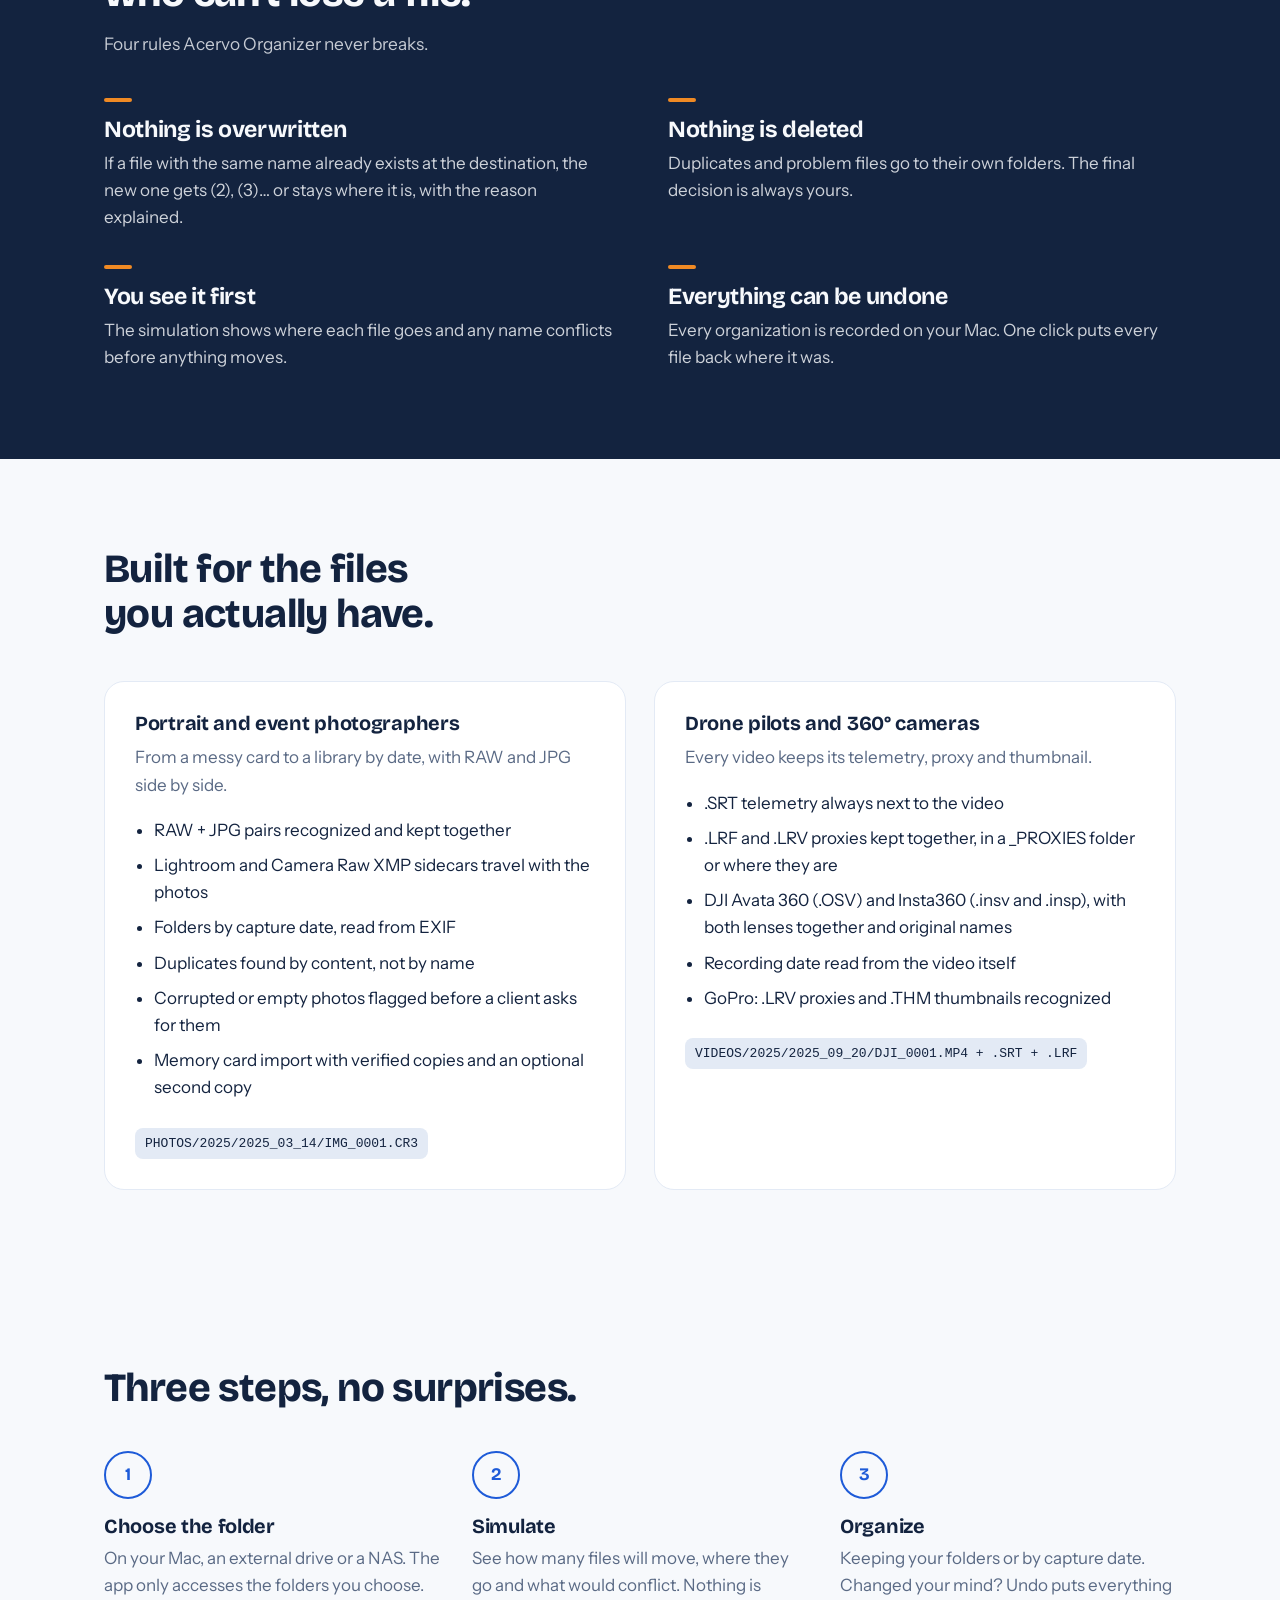
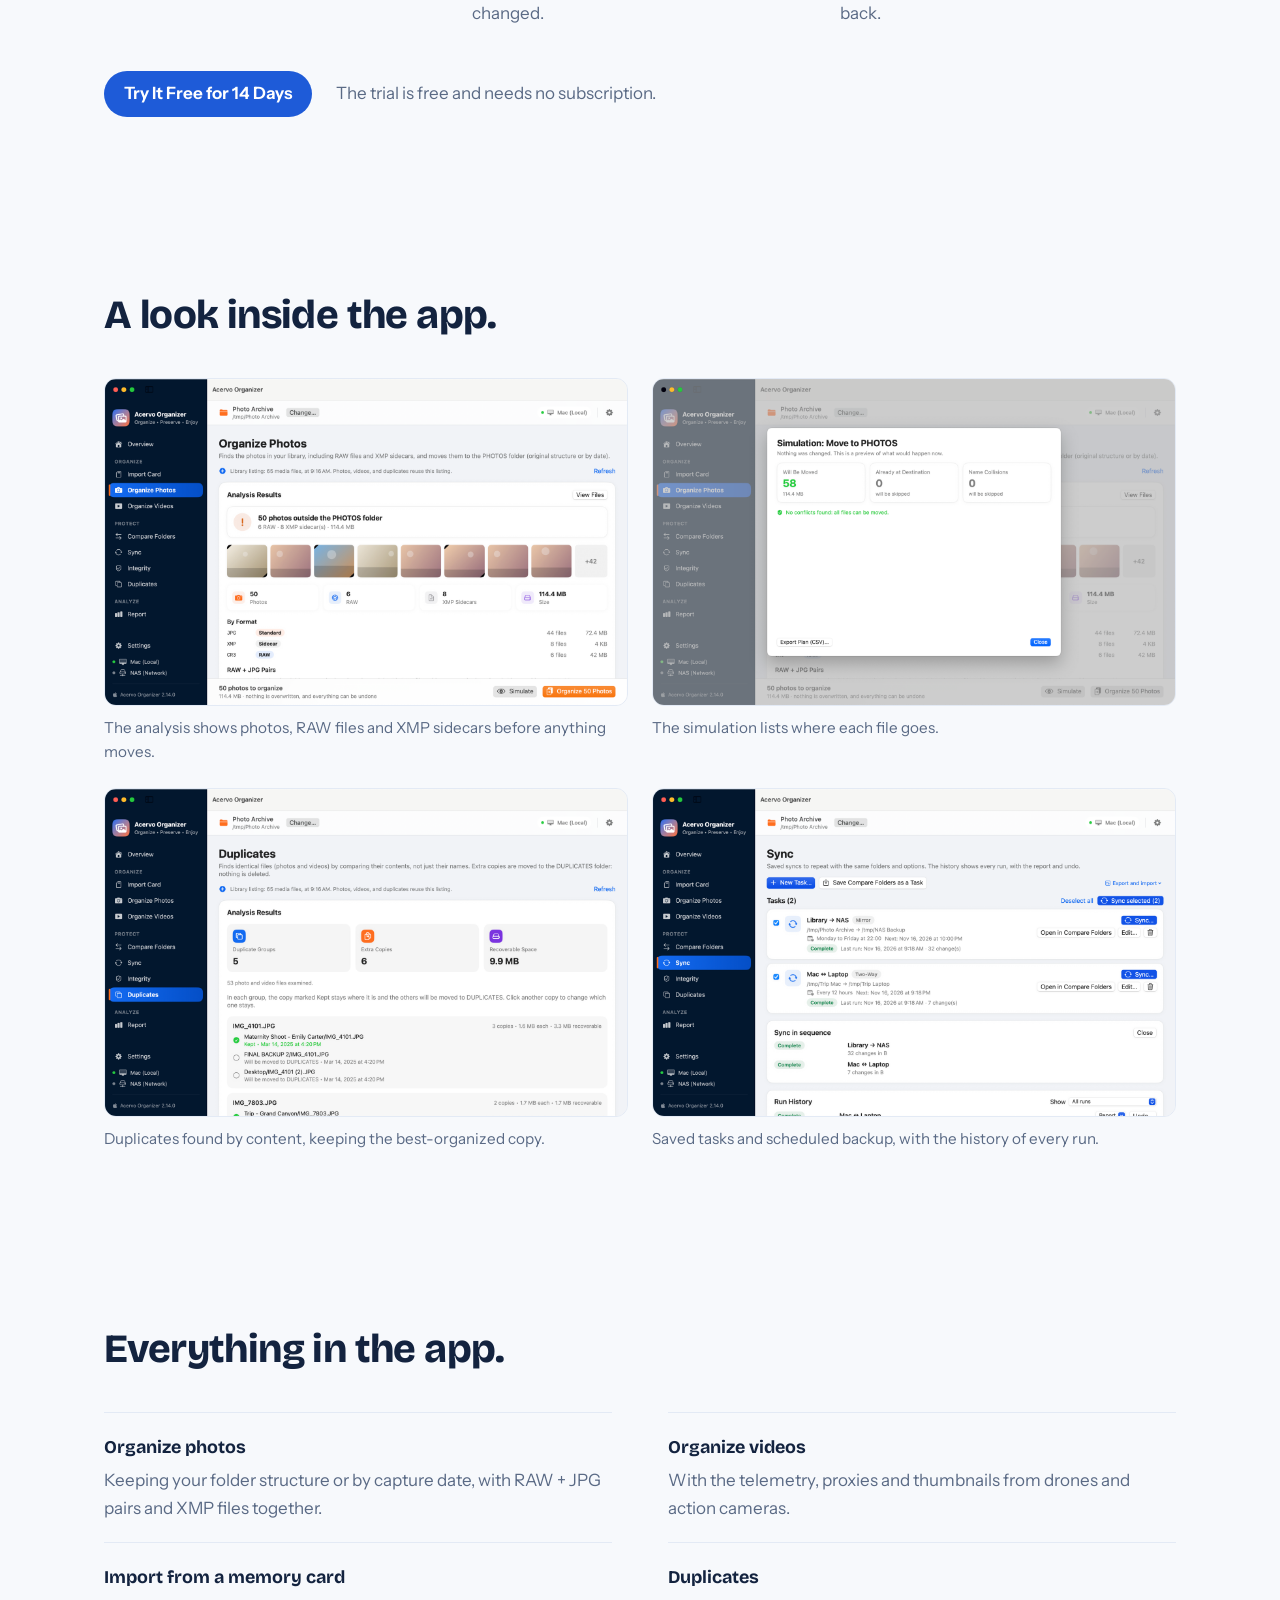
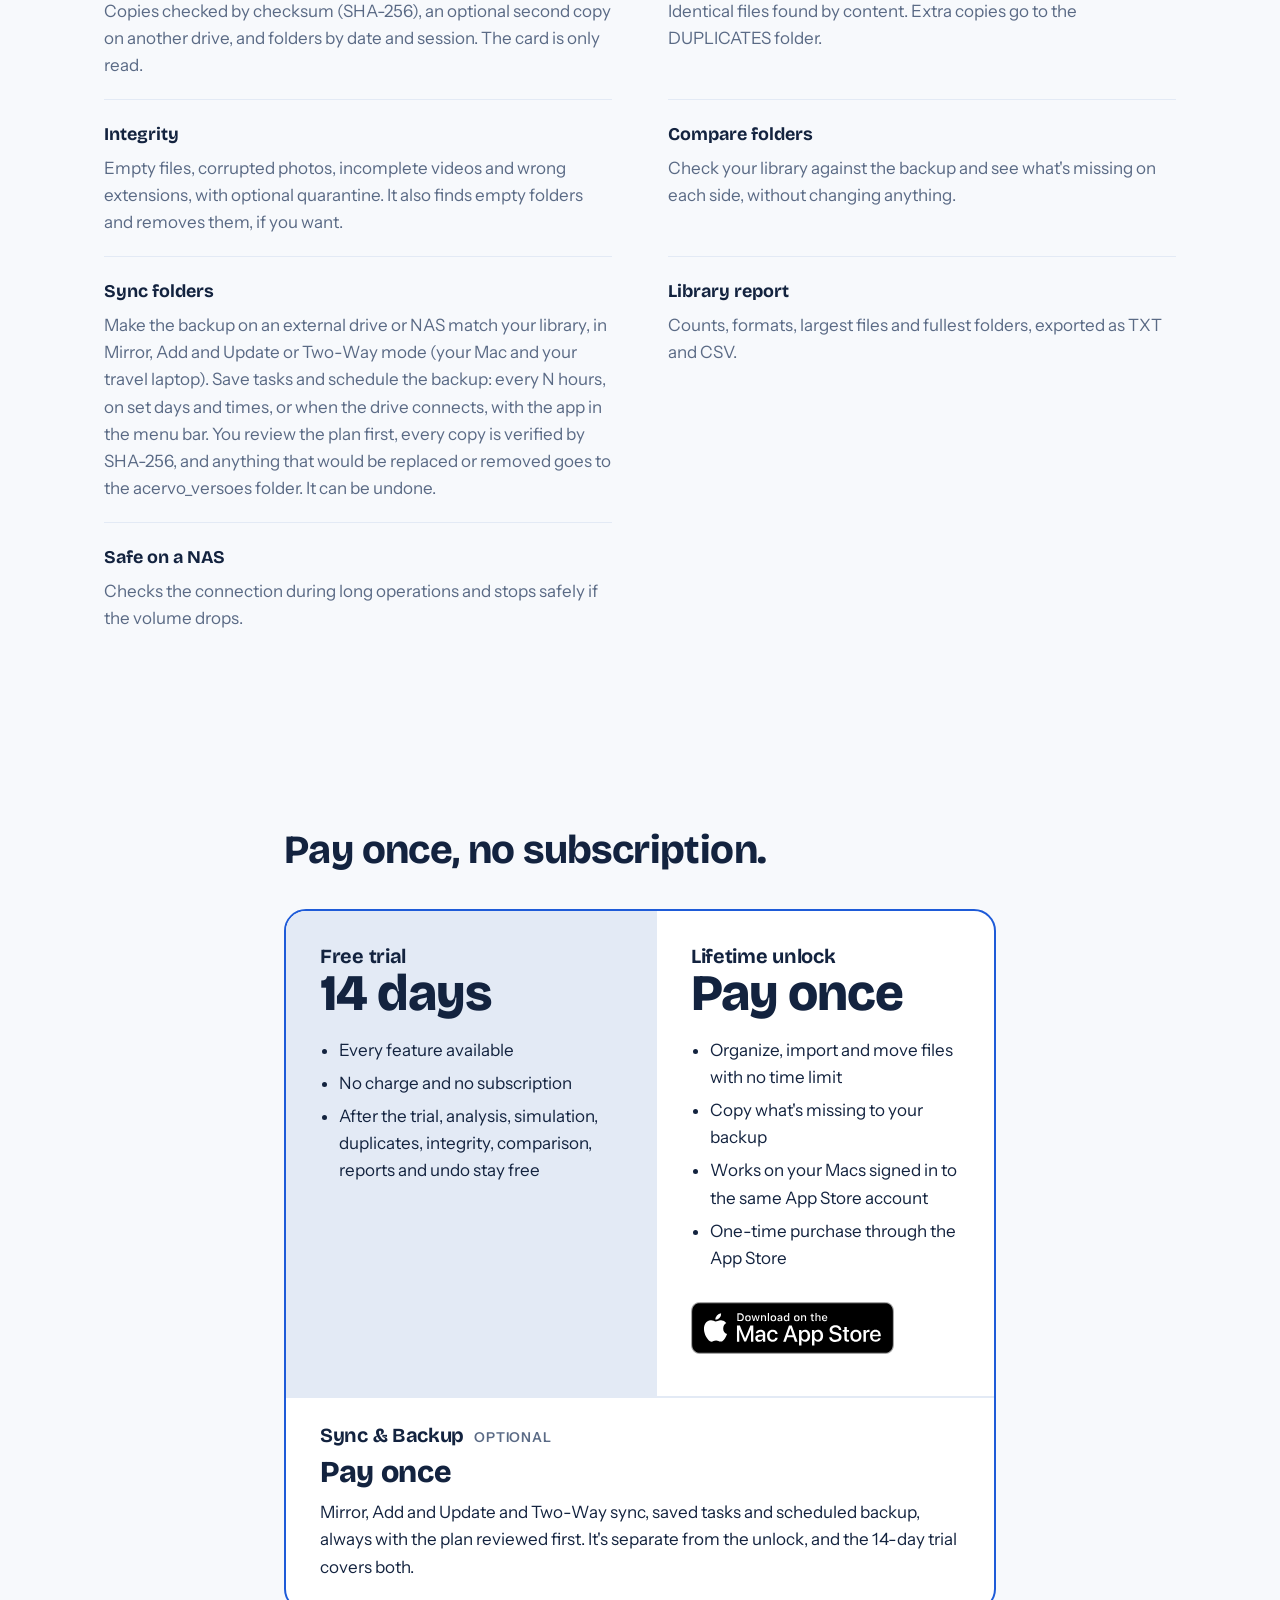
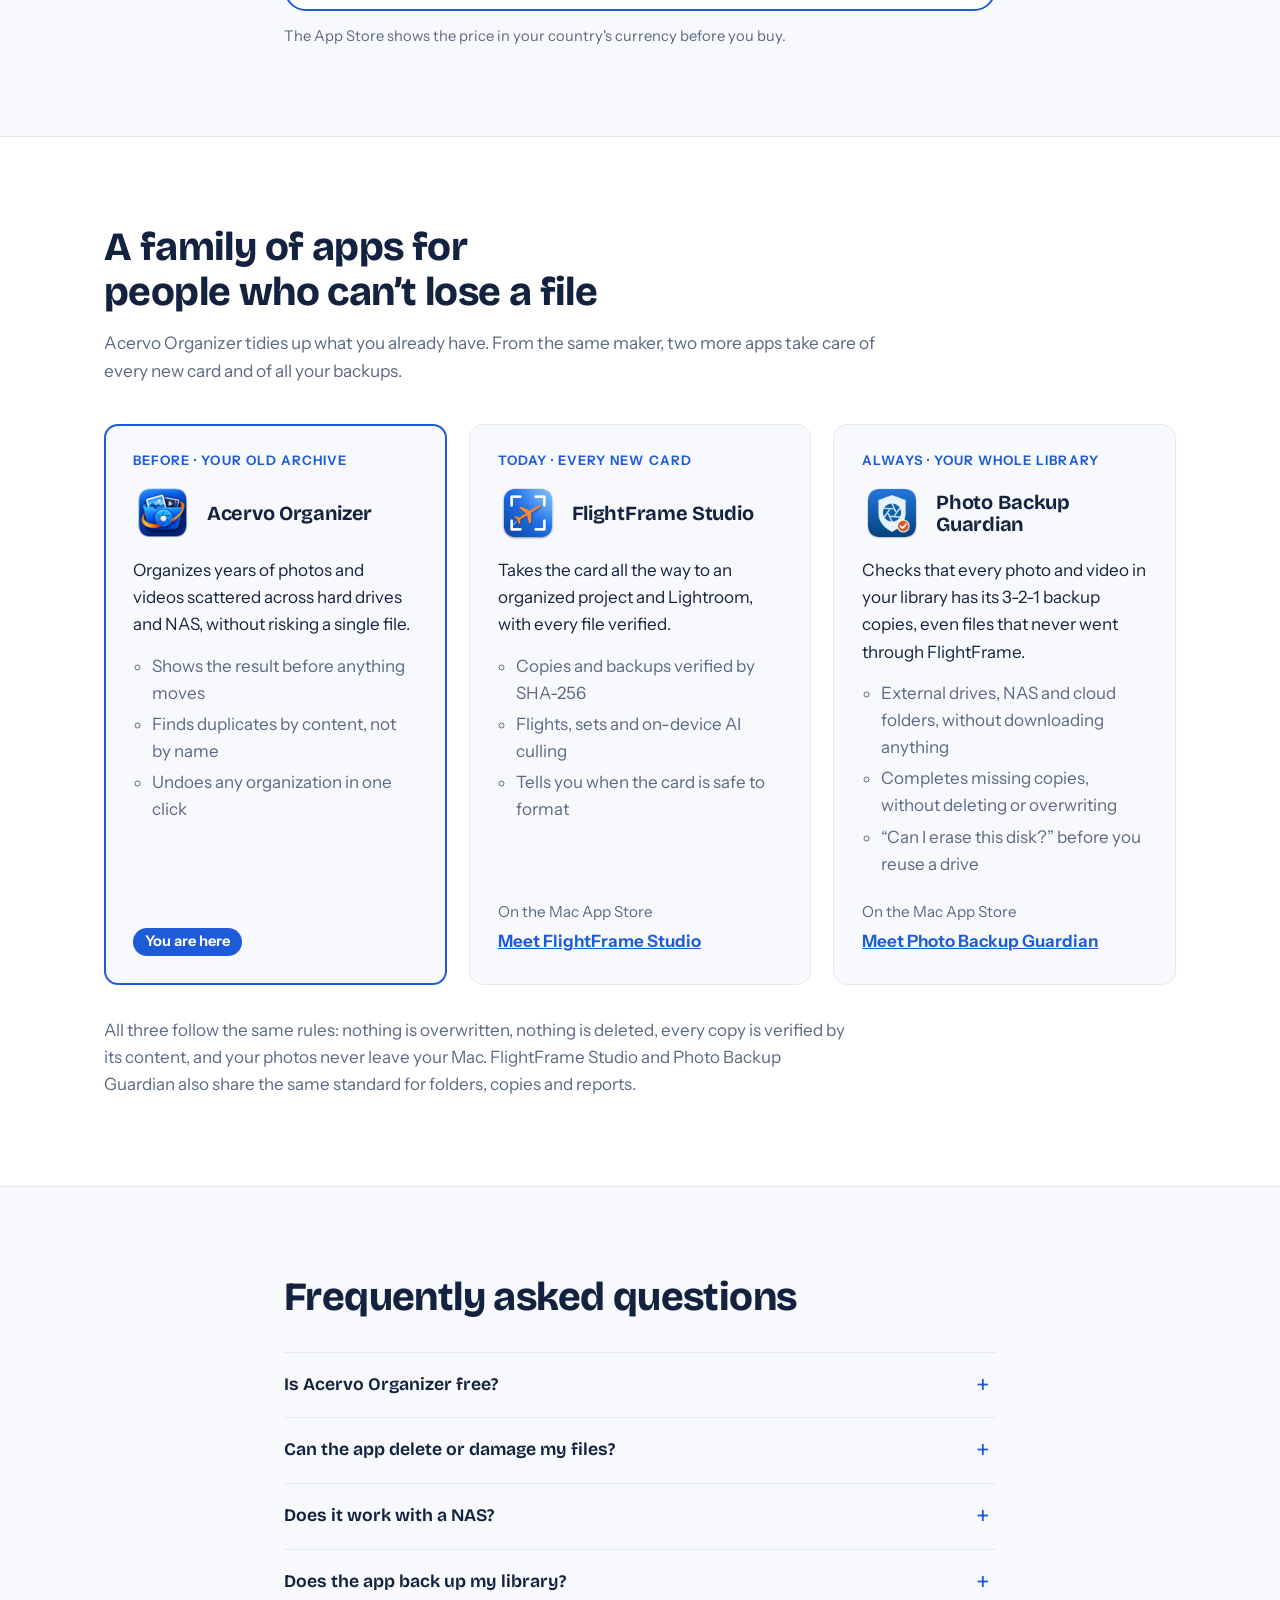
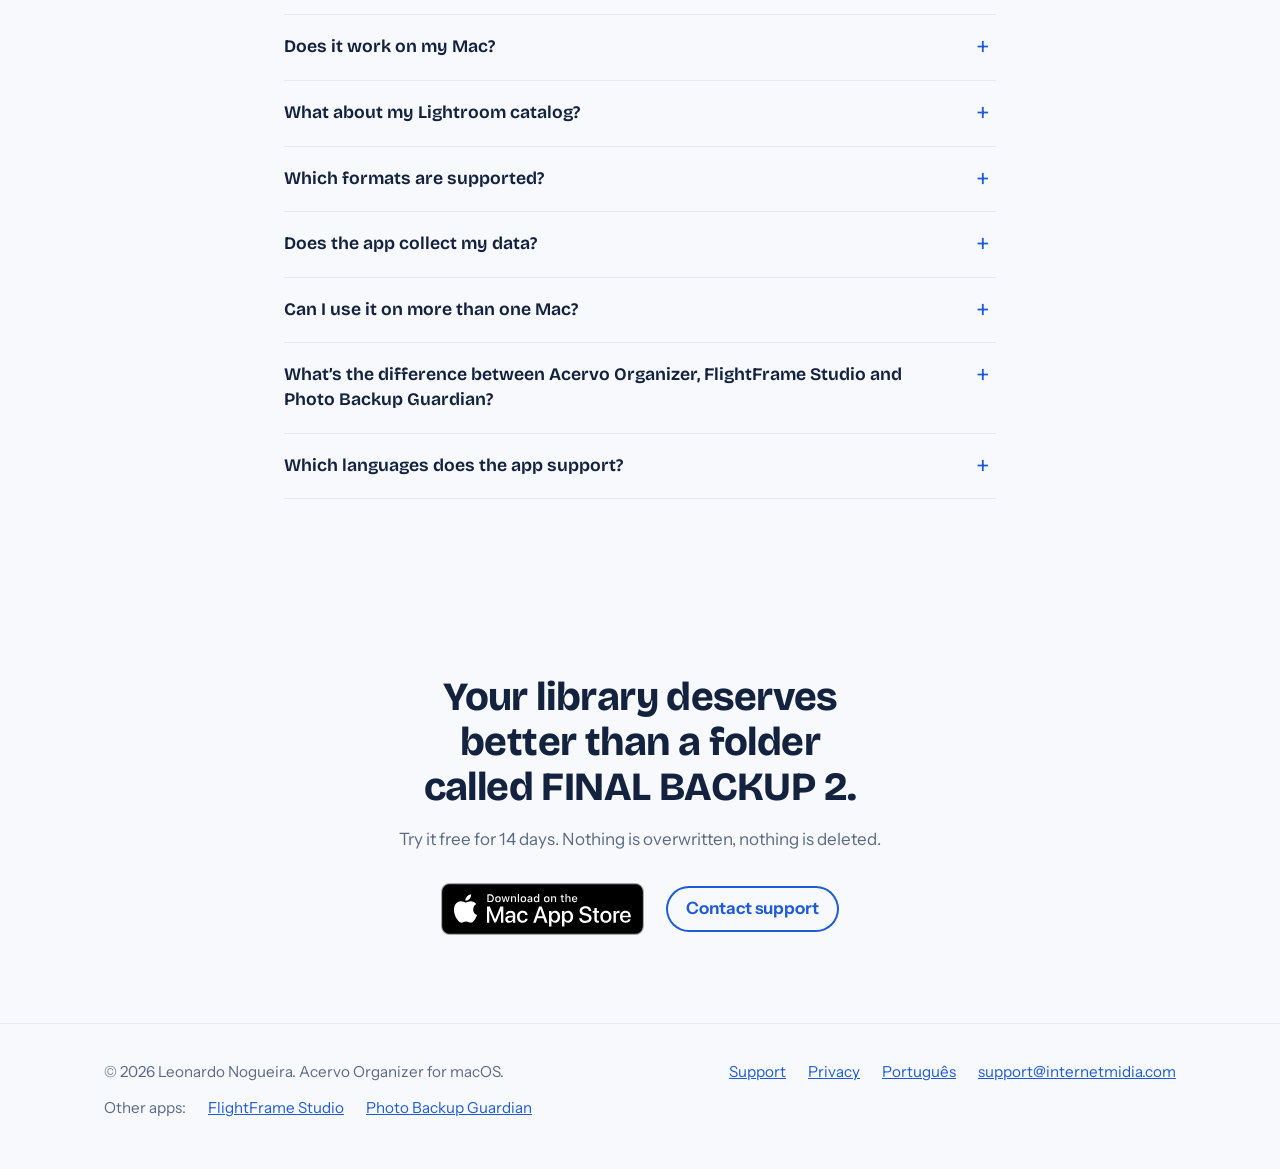
<file: en/index.html>
<!doctype html>
<html lang="en">
<head>
<!-- Google tag (gtag.js) -->
<script async src="https://www.googletagmanager.com/gtag/js?id=AW-18549963218"></script>
<script>
  window.dataLayer = window.dataLayer || [];
  function gtag(){dataLayer.push(arguments);}
  gtag('js', new Date());

  gtag('config', 'AW-18549963218');
</script>
<!-- Event snippet for App Store click conversion page (Google Ads). Vale para todo link da Mac App Store da página;
     se a tag do Google não responder em 1 s (bloqueador de anúncios), o link abre mesmo assim. -->
<script>
function gtag_report_conversion(url) {
  var done = false;
  var callback = function () {
    if (done) { return; }
    done = true;
    if (typeof(url) != 'undefined') {
      window.location = url;
    }
  };
  gtag('event', 'conversion', {
      'send_to': 'AW-18549963218/HikiCJOxvbEdENLzp41F',
      'value': 1.0,
      'currency': 'BRL',
      'event_callback': callback
  });
  setTimeout(callback, 1000);
  return false;
}
document.addEventListener('click', function (e) {
  var link = e.target.closest && e.target.closest('a[href*="apps.apple.com"]');
  if (!link) { return; }
  if (e.button !== 0 || e.metaKey || e.ctrlKey || e.shiftKey || e.altKey || link.target === '_blank') {
    gtag_report_conversion();   // abre em outra aba: só registra
    return;
  }
  e.preventDefault();
  gtag_report_conversion(link.href);
});
</script>
<meta charset="utf-8">
<meta name="viewport" content="width=device-width, initial-scale=1">
<title>Acervo Organizer: organize photos, RAW files and drone footage on your Mac without losing anything</title>
<meta name="description" content="Mac app that organizes years of photos, RAW files and drone videos, on your Mac or on a NAS. Simulates before moving, never overwrites or deletes, and undoes any organization. Free for 14 days.">
<link rel="canonical" href="https://acervoorganizer.ravendronevideos.com.br/en/">
<link rel="alternate" hreflang="en" href="https://acervoorganizer.ravendronevideos.com.br/en/">
<link rel="alternate" hreflang="pt-BR" href="https://acervoorganizer.ravendronevideos.com.br/">
<link rel="alternate" hreflang="x-default" href="https://acervoorganizer.ravendronevideos.com.br/en/">
<meta name="theme-color" content="#1E5BD8">
<link rel="icon" type="image/png" href="../assets/favicon-64.png">
<link rel="apple-touch-icon" href="../assets/icone-256.png">
<meta property="og:type" content="website">
<meta property="og:locale" content="en_US">
<meta property="og:locale:alternate" content="pt_BR">
<meta property="og:site_name" content="Acervo Organizer">
<meta property="og:title" content="Acervo Organizer: your photo and video library in order, without losing anything">
<meta property="og:description" content="Organize photos, RAW files and drone footage on your Mac or NAS. Nothing is overwritten, nothing is deleted, everything can be undone. Free for 14 days.">
<meta property="og:url" content="https://acervoorganizer.ravendronevideos.com.br/en/">
<meta property="og:image" content="https://acervoorganizer.ravendronevideos.com.br/assets/og-image.png">
<meta property="og:image:width" content="1200">
<meta property="og:image:height" content="630">
<meta name="twitter:card" content="summary_large_image">
<link rel="preconnect" href="https://fonts.googleapis.com">
<link rel="preconnect" href="https://fonts.gstatic.com" crossorigin>
<link href="https://fonts.googleapis.com/css2?family=Bricolage+Grotesque:opsz,wght@12..96,600;12..96,700;12..96,800&family=Instrument+Sans:wght@400;600;700&display=swap" rel="stylesheet">
<link rel="stylesheet" href="../style.css?v=2026-11-17">
<script type="application/ld+json">
{
  "@context": "https://schema.org",
  "@type": "SoftwareApplication",
  "name": "Acervo Organizer",
  "operatingSystem": "macOS 13 or later",
  "applicationCategory": "MultimediaApplication",
  "description": "Organizes photos, RAW files and drone videos on your Mac, on external drives or on a NAS, without overwriting or deleting files.",
  "image": "https://acervoorganizer.ravendronevideos.com.br/assets/icone-512.png",
  "url": "https://acervoorganizer.ravendronevideos.com.br/en/",
  "downloadUrl": "https://apps.apple.com/app/id6821982992?mt=12",
  "inLanguage": "en",
  "offers": { "@type": "Offer", "price": "0", "priceCurrency": "USD", "description": "Free download with a 14-day trial. One-time unlock; folder sync in the separate one-time Sync & Backup purchase. The App Store shows the price in your currency." },
  "author": { "@type": "Person", "name": "Leonardo Nogueira" }
}
</script>
</head>
<body>

<header class="topo">
  <div class="largura">
    <a class="marca" href="#topo" aria-label="Acervo Organizer, home"><img src="../assets/icone-256.png" alt="" width="36" height="36">Acervo Organizer</a>
    <div class="topo-acoes">
      <a class="idioma-link" href="../" hreflang="pt-BR" lang="pt-BR">Português</a>
      <a class="botao" href="https://apps.apple.com/app/id6821982992?mt=12">Try It Free</a>
    </div>
  </div>
</header>

<main id="topo">

<section class="hero">
  <div class="largura">
    <div>
      <h1>Organize years of photos and videos without risking a single file.</h1>
      <p class="subtitulo">For photographers and drone pilots with drives and NAS boxes full of messy folders and repeated copies. Acervo Organizer shows you the result before moving anything, never overwrites or deletes, and undoes any organization with one click.</p>
      <div class="acoes">
        <a class="selo" href="https://apps.apple.com/app/id6821982992?mt=12"><img src="../assets/badge-mac-app-store-en.svg" alt="Download on the Mac App Store" width="180" height="52" onerror="this.parentNode.className='selo-texto';this.parentNode.textContent='Download on the Mac App Store';"></a>
        <p class="oferta"><strong>Free for 14 days.</strong> Then a one-time unlock, no subscription.</p>
      </div>
      <p class="requisito">For Macs with macOS 13 or later. In English and Portuguese.</p>
    </div>

    <div class="acervo" role="img" aria-label="Example: files scattered across the memory card, the Desktop and backups become folders by date, with RAW and JPG photos together and the drone telemetry next to the video.">
      <div class="folha antes" aria-hidden="true">
        <h2>Your card and drive today</h2>
        <ul>
          <li>DCIM/100CANON/IMG_0001.CR3</li>
          <li>DCIM/100CANON/IMG_0001.JPG</li>
          <li class="repetido">Desktop/IMG_0001 (2).JPG</li>
          <li class="repetido">FINAL BACKUP 2/IMG_0001.JPG</li>
          <li>Copy of Shoot/IMG_0102.xmp</li>
          <li class="solto">Downloads/DJI_0001.SRT</li>
          <li>Beach flight/DJI_0001.MP4</li>
        </ul>
      </div>
      <div class="folha depois" aria-hidden="true">
        <h2>After Acervo Organizer</h2>
        <ul>
          <li class="pasta" style="--i:0">PHOTOS/2025/2025_03_14/</li>
          <li class="n1 ok" style="--i:1">IMG_0001.CR3</li>
          <li class="n1 junto" style="--i:2">IMG_0001.JPG, the RAW's pair</li>
          <li class="n1 junto" style="--i:3">IMG_0102.xmp, with its photo</li>
          <li class="pasta" style="--i:4">VIDEOS/2025/2025_09_20/</li>
          <li class="n1 ok" style="--i:5">DJI_0001.MP4</li>
          <li class="n1 junto" style="--i:6">DJI_0001.SRT, the telemetry</li>
          <li class="pasta" style="--i:7">DUPLICATES/ 2 extra copies kept</li>
        </ul>
      </div>
    </div>
  </div>
</section>

<section class="confianca" aria-label="Guarantees">
  <ul class="largura">
    <li><strong>Nothing is overwritten</strong>and no file is ever deleted</li>
    <li><strong>One-click undo</strong>every organization is recorded</li>
    <li><strong>Works on a NAS</strong>and on external drives</li>
    <li><strong>No account, no tracking</strong>everything runs on your Mac</li>
  </ul>
</section>

<section class="secao">
  <div class="largura">
    <h2>Does this library look familiar?</h2>
    <div class="dores">
      <p><strong>Copies of copies.</strong> "FINAL BACKUP", "FINAL BACKUP 2", the same photo on the Desktop and on the external drive. Nobody knows which one can go.</p>
      <p><strong>Card folders, not your work.</strong> 100CANON, 101CANON, 102CANON, and the March shoot spread across three places.</p>
      <p><strong>Drone footage without telemetry.</strong> The MP4 went to one folder; the .SRT and .LRF were left behind.</p>
      <p><strong>Afraid to touch anything.</strong> Apps that move and rename everything at once, with no way back. Better to leave it as it is.</p>
      <p><strong>Corrupted files found too late.</strong> The photo that won't open shows up right when the client asks for it.</p>
      <p><strong>A NAS that drops mid-way.</strong> The connection goes away and you don't know what was moved and what stayed.</p>
    </div>
  </div>
</section>

<section class="secao regras-fundo" id="safety">
  <div class="largura">
    <h2>Made for people who can't lose a file.</h2>
    <p class="introducao">Four rules Acervo Organizer never breaks.</p>
    <ul class="regras">
      <li><h3>Nothing is overwritten</h3><p>If a file with the same name already exists at the destination, the new one gets (2), (3)… or stays where it is, with the reason explained.</p></li>
      <li><h3>Nothing is deleted</h3><p>Duplicates and problem files go to their own folders. The final decision is always yours.</p></li>
      <li><h3>You see it first</h3><p>The simulation shows where each file goes and any name conflicts before anything moves.</p></li>
      <li><h3>Everything can be undone</h3><p>Every organization is recorded on your Mac. One click puts every file back where it was.</p></li>
    </ul>
  </div>
</section>

<section class="secao" id="who-its-for">
  <div class="largura">
    <h2>Built for the files you actually have.</h2>
    <div class="publicos">
      <article class="publico">
        <h3>Portrait and event photographers</h3>
        <p>From a messy card to a library by date, with RAW and JPG side by side.</p>
        <ul>
          <li>RAW + JPG pairs recognized and kept together</li>
          <li>Lightroom and Camera Raw XMP sidecars travel with the photos</li>
          <li>Folders by capture date, read from EXIF</li>
          <li>Duplicates found by content, not by name</li>
          <li>Corrupted or empty photos flagged before a client asks for them</li>
          <li>Memory card import with verified copies and an optional second copy</li>
        </ul>
        <span class="caminho">PHOTOS/2025/2025_03_14/IMG_0001.CR3</span>
      </article>
      <article class="publico">
        <h3>Drone pilots and 360° cameras</h3>
        <p>Every video keeps its telemetry, proxy and thumbnail.</p>
        <ul>
          <li>.SRT telemetry always next to the video</li>
          <li>.LRF and .LRV proxies kept together, in a _PROXIES folder or where they are</li>
          <li>DJI Avata 360 (.OSV) and Insta360 (.insv and .insp), with both lenses together and original names</li>
          <li>Recording date read from the video itself</li>
          <li>GoPro: .LRV proxies and .THM thumbnails recognized</li>
        </ul>
        <span class="caminho">VIDEOS/2025/2025_09_20/DJI_0001.MP4 + .SRT + .LRF</span>
      </article>
    </div>
  </div>
</section>

<section class="secao" id="how-it-works">
  <div class="largura">
    <h2>Three steps, no surprises.</h2>
    <ol class="passos">
      <li><h3>Choose the folder</h3><p>On your Mac, an external drive or a NAS. The app only accesses the folders you choose.</p></li>
      <li><h3>Simulate</h3><p>See how many files will move, where they go and what would conflict. Nothing is changed.</p></li>
      <li><h3>Organize</h3><p>Keeping your folders or by capture date. Changed your mind? Undo puts everything back.</p></li>
    </ol>
    <div class="meio-cta">
      <a class="botao" href="https://apps.apple.com/app/id6821982992?mt=12">Try It Free for 14 Days</a>
      <p class="discreto">The trial is free and needs no subscription.</p>
    </div>
  </div>
</section>

<section class="secao capturas" aria-label="App screens">
  <div class="largura">
    <h2>A look inside the app.</h2>
    <div class="galeria">
      <figure><img src="../assets/capturas/en/organize-photos.png" alt="Organize Photos screen with the analysis result" loading="lazy" onerror="this.closest('figure').remove()"><figcaption>The analysis shows photos, RAW files and XMP sidecars before anything moves.</figcaption></figure>
      <figure><img src="../assets/capturas/en/simulation.png" alt="Simulation window with the destination of each file" loading="lazy" onerror="this.closest('figure').remove()"><figcaption>The simulation lists where each file goes.</figcaption></figure>
      <figure><img src="../assets/capturas/en/duplicates.png" alt="Duplicates screen with groups of identical files" loading="lazy" onerror="this.closest('figure').remove()"><figcaption>Duplicates found by content, keeping the best-organized copy.</figcaption></figure>
      <figure><img src="../assets/capturas/en/sync.png" alt="Sync screen with saved tasks, schedule and history" loading="lazy" onerror="this.closest('figure').remove()"><figcaption>Saved tasks and scheduled backup, with the history of every run.</figcaption></figure>
    </div>
  </div>
</section>

<section class="secao" id="features">
  <div class="largura">
    <h2>Everything in the app.</h2>
    <dl class="indice">
      <div><dt>Organize photos</dt><dd>Keeping your folder structure or by capture date, with RAW + JPG pairs and XMP files together.</dd></div>
      <div><dt>Organize videos</dt><dd>With the telemetry, proxies and thumbnails from drones and action cameras.</dd></div>
      <div><dt>Import from a memory card</dt><dd>Copies checked by checksum (SHA-256), an optional second copy on another drive, and folders by date and session. The card is only read.</dd></div>
      <div><dt>Duplicates</dt><dd>Identical files found by content. Extra copies go to the DUPLICATES folder.</dd></div>
      <div><dt>Integrity</dt><dd>Empty files, corrupted photos, incomplete videos and wrong extensions, with optional quarantine. It also finds empty folders and removes them, if you want.</dd></div>
      <div><dt>Compare folders</dt><dd>Check your library against the backup and see what's missing on each side, without changing anything.</dd></div>
      <div><dt>Sync folders</dt><dd>Make the backup on an external drive or NAS match your library, in Mirror, Add and Update or Two-Way mode (your Mac and your travel laptop). Save tasks and schedule the backup: every N hours, on set days and times, or when the drive connects, with the app in the menu bar. You review the plan first, every copy is verified by SHA-256, and anything that would be replaced or removed goes to the acervo_versoes folder. It can be undone.</dd></div>
      <div><dt>Library report</dt><dd>Counts, formats, largest files and fullest folders, exported as TXT and CSV.</dd></div>
      <div><dt>Safe on a NAS</dt><dd>Checks the connection during long operations and stops safely if the volume drops.</dd></div>
    </dl>
  </div>
</section>

<section class="secao" id="price">
  <div class="largura estreito">
    <h2>Pay once, no subscription.</h2>
    <div class="preco-caixa">
      <div class="gratis">
        <h3>Free trial</h3>
        <p class="valor">14 days</p>
        <ul>
          <li>Every feature available</li>
          <li>No charge and no subscription</li>
          <li>After the trial, analysis, simulation, duplicates, integrity, comparison, reports and undo stay free</li>
        </ul>
      </div>
      <div>
        <h3>Lifetime unlock</h3>
        <p class="valor">Pay once</p>
        <ul>
          <li>Organize, import and move files with no time limit</li>
          <li>Copy what's missing to your backup</li>
          <li>Works on your Macs signed in to the same App Store account</li>
          <li>One-time purchase through the App Store</li>
        </ul>
        <a class="selo" href="https://apps.apple.com/app/id6821982992?mt=12"><img src="../assets/badge-mac-app-store-en.svg" alt="Download on the Mac App Store" width="180" height="52" onerror="this.parentNode.className='selo-texto';this.parentNode.textContent='Download on the Mac App Store';"></a>
      </div>
      <div class="extra">
        <h3>Sync &amp; Backup <span class="opcional">optional</span></h3>
        <p class="valor-extra">Pay once</p>
        <p>Mirror, Add and Update and Two-Way sync, saved tasks and scheduled backup, always with the plan reviewed first. It's separate from the unlock, and the 14-day trial covers both.</p>
      </div>
    </div>
    <p class="discreto" style="margin-top:14px;font-size:.92rem">The App Store shows the price in your country's currency before you buy.</p>
  </div>
</section>

<section class="secao familia" id="apps">
  <div class="largura">
    <h2>A family of apps for people who can’t lose a file</h2>
    <p class="introducao">Acervo Organizer tidies up what you already have. From the same maker, two more apps take care of every new card and of all your backups.</p>
    <ol class="familia-grade">
      <li class="familia-app aqui">
        <span class="familia-momento">Before · your old archive</span>
        <header>
          <img src="../assets/icone-256.png" alt="" width="60" height="60" loading="lazy">
          <h3>Acervo Organizer</h3>
        </header>
        <p>Organizes years of photos and videos scattered across hard drives and NAS, without risking a single file.</p>
        <ul>
          <li>Shows the result before anything moves</li>
          <li>Finds duplicates by content, not by name</li>
          <li>Undoes any organization in one click</li>
        </ul>
        <span class="familia-aqui">You are here</span>
      </li>
      <li class="familia-app">
        <span class="familia-momento">Today · every new card</span>
        <header>
          <img src="../assets/app-flightframe.png" alt="" width="60" height="60" loading="lazy">
          <h3>FlightFrame Studio</h3>
        </header>
        <p>Takes the card all the way to an organized project and Lightroom, with every file verified.</p>
        <ul>
          <li>Copies and backups verified by SHA-256</li>
          <li>Flights, sets and on-device AI culling</li>
          <li>Tells you when the card is safe to format</li>
        </ul>
        <span class="familia-situacao">On the Mac App Store</span>
        <a class="familia-link" href="https://flightframe.ravendronevideos.com.br/en/">Meet FlightFrame Studio</a>
      </li>
      <li class="familia-app">
        <span class="familia-momento">Always · your whole library</span>
        <header>
          <img src="../assets/app-photo-backup-guardian.png" alt="" width="60" height="60" loading="lazy">
          <h3>Photo Backup Guardian</h3>
        </header>
        <p>Checks that every photo and video in your library has its 3-2-1 backup copies, even files that never went through FlightFrame.</p>
        <ul>
          <li>External drives, NAS and cloud folders, without downloading anything</li>
          <li>Completes missing copies, without deleting or overwriting</li>
          <li>“Can I erase this disk?” before you reuse a drive</li>
        </ul>
        <span class="familia-situacao">On the Mac App Store</span>
        <a class="familia-link" href="https://photobackupguardian.app">Meet Photo Backup Guardian</a>
      </li>
    </ol>
    <p class="familia-regras">All three follow the same rules: nothing is overwritten, nothing is deleted, every copy is verified by its content, and your photos never leave your Mac. FlightFrame Studio and Photo Backup Guardian also share the same standard for folders, copies and reports.</p>
  </div>
</section>

<section class="secao" id="faq">
  <div class="largura estreito">
    <h2>Frequently asked questions</h2>
    <div class="perguntas">
      <details><summary>Is Acervo Organizer free?</summary><p>The download is free and the first two weeks come with everything unlocked. After that, analysis, simulation, duplicates, integrity, comparison, reports and undo stay free. To keep organizing, importing and moving files, the unlock is a one-time purchase, no subscription. Folder sync (Mirror, Two-Way, saved tasks and scheduled backup) is a separate one-time purchase, Sync &amp; Backup.</p></details>
      <details><summary>Can the app delete or damage my files?</summary><p>No. It never deletes and never overwrites. Duplicates and problem files are moved to their own folders, and every organization can be undone. Between different drives, the app copies, verifies, and only then removes the original.</p></details>
      <details><summary>Does it work with a NAS?</summary><p>Yes, with the NAS volume mounted on your Mac, such as a Synology or QNAP over the network. The app checks the connection during long operations and stops safely if it drops; what was already moved is recorded and can be undone.</p></details>
      <details><summary>Does the app back up my library?</summary><p>It keeps your backup up to date: it compares your library with the backup folder, on an external drive or a NAS, and makes them match. Copying what's missing to the backup comes with the unlock. Mirror, Add and Update and Two-Way modes, saved tasks and scheduled backup (every N hours, on set days and times, or when the drive connects) are in the Sync &amp; Backup purchase, paid once. You review the plan before anything is copied, every copy is verified by SHA-256 and nothing is deleted: replaced versions and files that only existed in the backup go to the acervo_versoes folder. The sync can be undone.</p></details>
      <details><summary>Does it work on my Mac?</summary><p>It works on Macs with macOS 13 or later, with Apple silicon or Intel processors.</p></details>
      <details><summary>What about my Lightroom catalog?</summary><p>XMP files travel with the photos. If the folders are already in a Lightroom Classic catalog, moving photos outside Lightroom makes the catalog lose track of them; after organizing, use Lightroom's option to find the missing folder and point it to the new place.</p></details>
      <details><summary>Which formats are supported?</summary><p>Photos in JPG, HEIC, PNG, TIFF and the main RAW formats (CR3, CR2, NEF, ARW, RAF, DNG, ORF, RW2 and others), with XMP. Videos in MOV, MP4, MTS, MKV, AVI and others, with .SRT, .LRF, .LRV and .THM. 360° videos from DJI (.OSV) and Insta360 (.insv and .insp).</p></details>
      <details><summary>Does the app collect my data?</summary><p>No. There is no account, no ads, no usage analytics and no tracking, and your photos never leave your drives. See the <a href="privacy.html">privacy policy</a>.</p></details>
      <details><summary>Can I use it on more than one Mac?</summary><p>Yes. The unlock works on Macs signed in to the same App Store account. On a new Mac, go to Settings, License, View Options…, Restore Purchases.</p></details>
      <details><summary>What’s the difference between Acervo Organizer, FlightFrame Studio and Photo Backup Guardian?</summary><p>Each one covers a different moment of your work. Acervo Organizer tidies up what’s already on your drives and NAS: it organizes by date, keeps RAW, XMP and telemetry together and sets duplicates aside. <a href="https://flightframe.ravendronevideos.com.br/en/">FlightFrame Studio</a> handles every new card: it copies with verification, organizes the project, makes the backup and the third copy, tells you when the card is safe to format and checks again the copies it made. <a href="https://photobackupguardian.app">Photo Backup Guardian</a> watches your whole library, including what never went through FlightFrame, across every drive and cloud folder, checks the online-only copies in OneDrive, Dropbox and Backblaze B2 without downloading anything, warns you when a 3-2-1 copy is missing and, if you turn on automatic copies, makes the missing ones. Use one, or all three together.</p></details>
      <details><summary>Which languages does the app support?</summary><p>English and Portuguese (Brazil). The app follows your macOS language; to choose another one just for Acervo Organizer, go to System Settings › General › Language &amp; Region › Applications. New users get destination folders named PHOTOS, VIDEOS, DUPLICATES and PROBLEMS.</p></details>
    </div>
  </div>
</section>

<section class="secao final">
  <div class="largura">
    <h2>Your library deserves better than a folder called FINAL&nbsp;BACKUP&nbsp;2.</h2>
    <p>Try it free for 14 days. Nothing is overwritten, nothing is deleted.</p>
    <div class="acoes">
      <a class="selo" href="https://apps.apple.com/app/id6821982992?mt=12"><img src="../assets/badge-mac-app-store-en.svg" alt="Download on the Mac App Store" width="180" height="52" onerror="this.parentNode.className='selo-texto';this.parentNode.textContent='Download on the Mac App Store';"></a>
      <a class="botao botao-secundario" href="support.html">Contact support</a>
    </div>
  </div>
</section>

</main>

<footer class="rodape">
  <div class="largura">
    <p>© 2026 Leonardo Nogueira. Acervo Organizer for macOS.</p>
    <nav aria-label="Footer">
      <a href="support.html">Support</a>
      <a href="privacy.html">Privacy</a>
      <a href="../" hreflang="pt-BR" lang="pt-BR">Português</a>
      <a href="mailto:support@internetmidia.com">support@internetmidia.com</a>
    </nav>
    <nav class="outros-apps" aria-label="Other apps">
      <span>Other apps:</span>
      <a href="https://flightframe.ravendronevideos.com.br/en/">FlightFrame Studio</a>
      <a href="https://photobackupguardian.app">Photo Backup Guardian</a>
    </nav>
  </div>
</footer>

<script type="application/ld+json">
{
  "@context": "https://schema.org",
  "@type": "FAQPage",
  "mainEntity": [
    { "@type": "Question", "name": "Is Acervo Organizer free?", "acceptedAnswer": { "@type": "Answer", "text": "The download is free and the first two weeks come with everything unlocked. After that, analysis, simulation, duplicates, integrity, comparison, reports and undo stay free. To keep organizing, importing and moving files, the unlock is a one-time purchase, no subscription. Folder sync (Mirror, Two-Way, saved tasks and scheduled backup) is a separate one-time purchase, Sync & Backup." } },
    { "@type": "Question", "name": "Can the app delete or damage my files?", "acceptedAnswer": { "@type": "Answer", "text": "No. It never deletes and never overwrites. Duplicates and problem files are moved to their own folders, and every organization can be undone." } },
    { "@type": "Question", "name": "Does it work with a NAS?", "acceptedAnswer": { "@type": "Answer", "text": "Yes, with the NAS volume mounted on your Mac. The app checks the connection during long operations and stops safely if it drops." } },
    { "@type": "Question", "name": "Does the app back up my library?", "acceptedAnswer": { "@type": "Answer", "text": "It keeps your backup up to date: it compares your library with the backup folder, on an external drive or a NAS, and makes them match. Copying what's missing comes with the unlock; Mirror, Two-Way, saved tasks and scheduled backup are in the one-time Sync & Backup purchase. Nothing is deleted and the sync can be undone." } },
    { "@type": "Question", "name": "Does it work on my Mac?", "acceptedAnswer": { "@type": "Answer", "text": "It works on Macs with macOS 13 or later, with Apple silicon or Intel processors." } },
    { "@type": "Question", "name": "Does the app collect my data?", "acceptedAnswer": { "@type": "Answer", "text": "No. There is no account, no ads, no usage analytics and no tracking, and your photos never leave your drives." } }
  ]
}
</script>
</body>
</html>
</file>
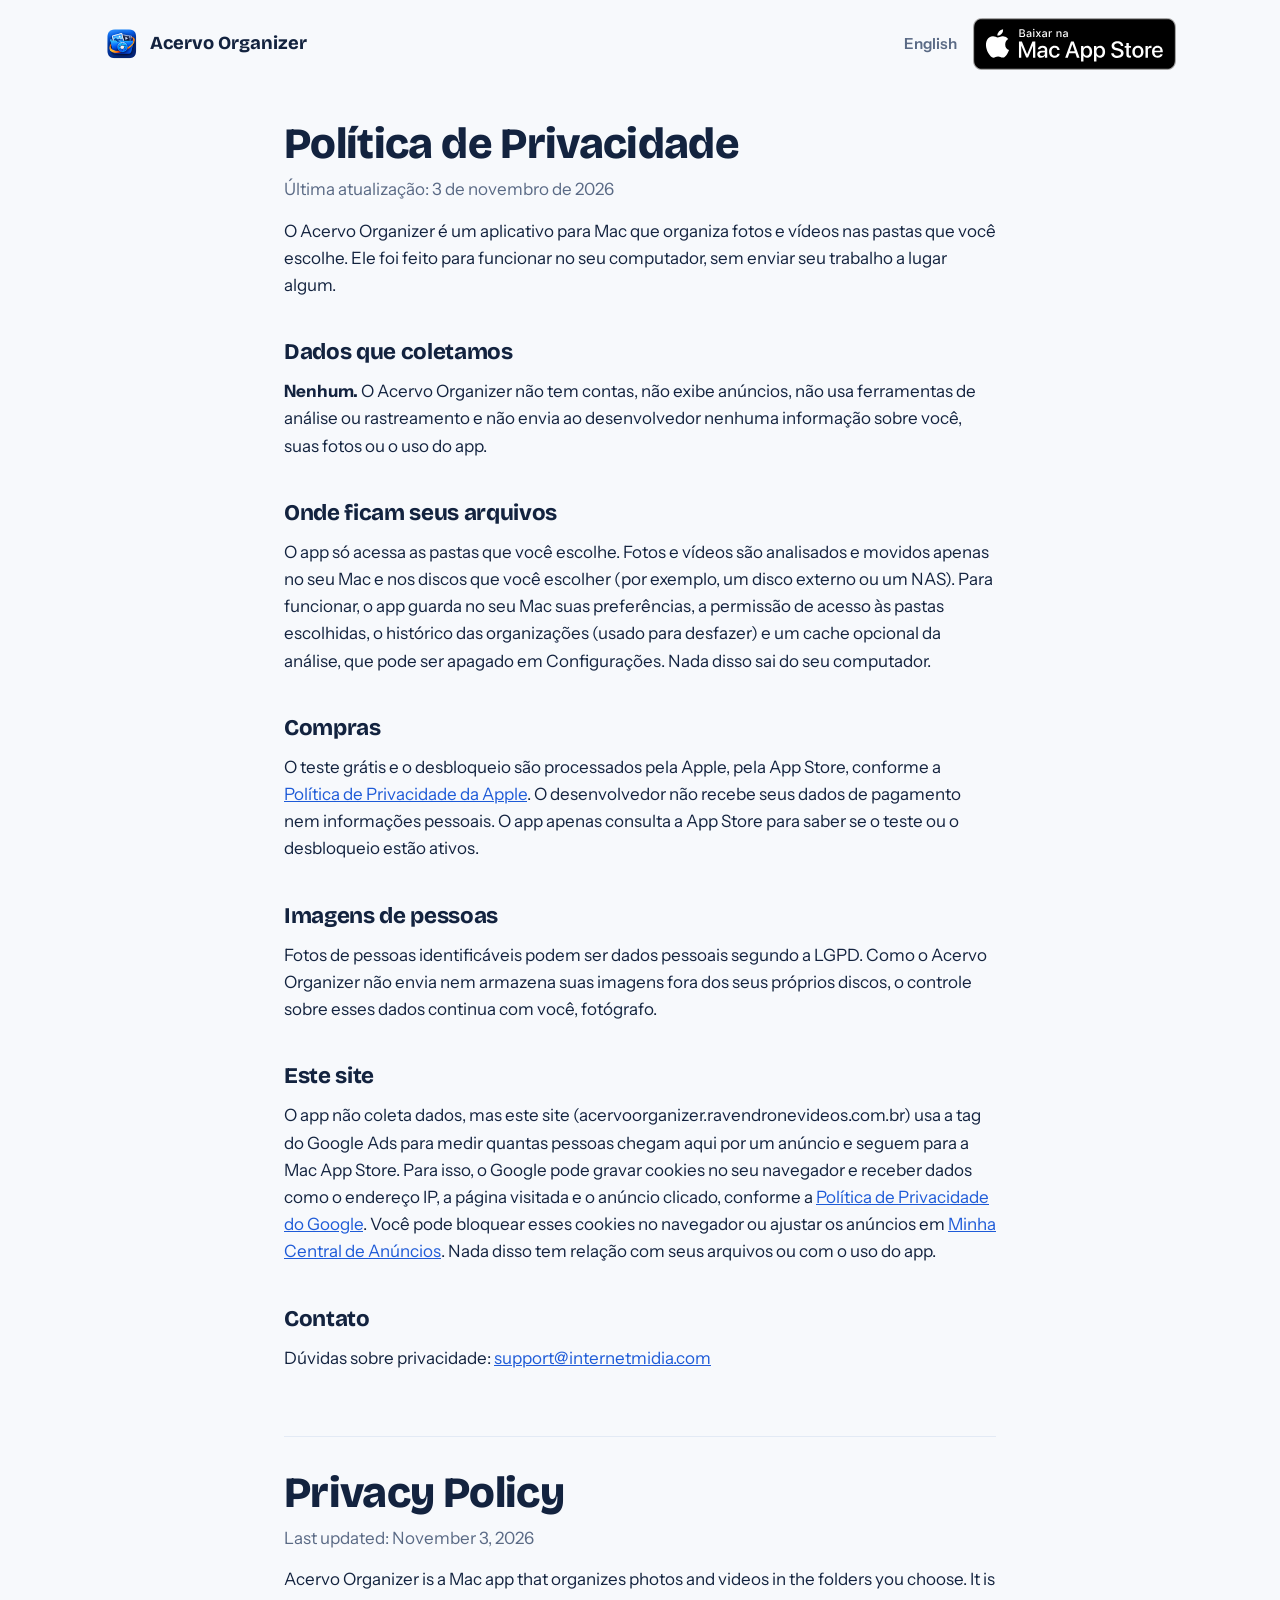
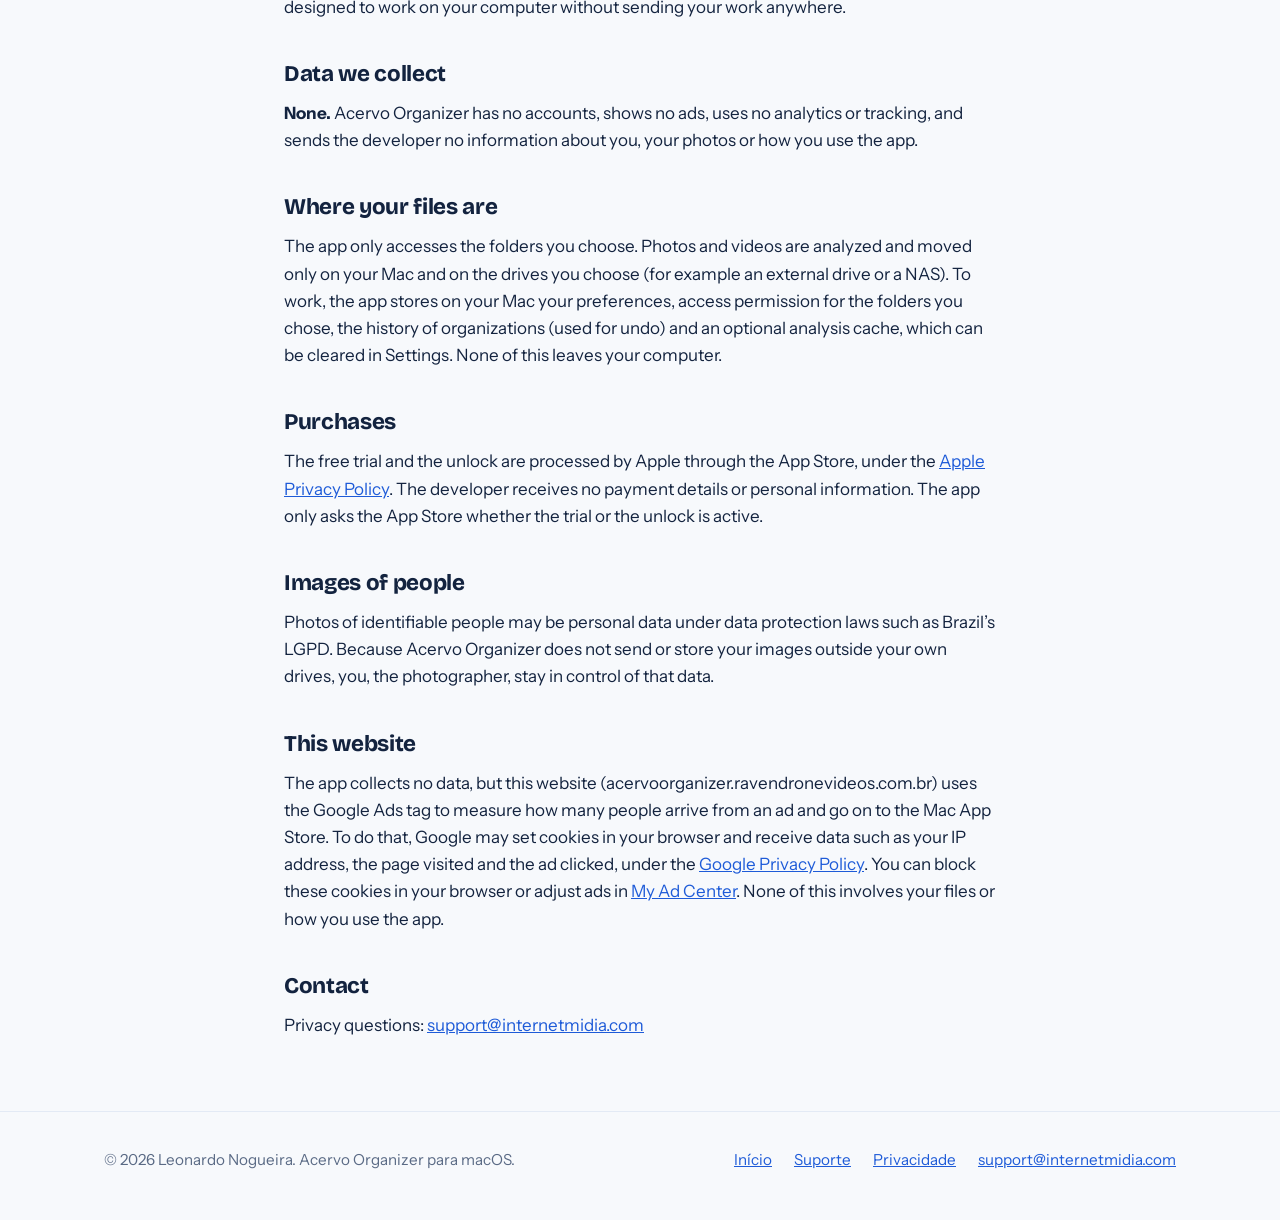
<file: privacy.html>
<!doctype html>
<html lang="pt-BR">
<head>
<!-- Google tag (gtag.js) -->
<script async src="https://www.googletagmanager.com/gtag/js?id=AW-18549963218"></script>
<script>
  window.dataLayer = window.dataLayer || [];
  function gtag(){dataLayer.push(arguments);}
  gtag('js', new Date());

  gtag('config', 'AW-18549963218');
</script>
<!-- Event snippet for App Store click conversion page (Google Ads). Vale para todo link da Mac App Store da página;
     se a tag do Google não responder em 1 s (bloqueador de anúncios), o link abre mesmo assim. -->
<script>
function gtag_report_conversion(url) {
  var done = false;
  var callback = function () {
    if (done) { return; }
    done = true;
    if (typeof(url) != 'undefined') {
      window.location = url;
    }
  };
  gtag('event', 'conversion', {
      'send_to': 'AW-18549963218/HikiCJOxvbEdENLzp41F',
      'value': 1.0,
      'currency': 'BRL',
      'event_callback': callback
  });
  setTimeout(callback, 1000);
  return false;
}
document.addEventListener('click', function (e) {
  var link = e.target.closest && e.target.closest('a[href*="apps.apple.com"]');
  if (!link) { return; }
  if (e.button !== 0 || e.metaKey || e.ctrlKey || e.shiftKey || e.altKey || link.target === '_blank') {
    gtag_report_conversion();   // abre em outra aba: só registra
    return;
  }
  e.preventDefault();
  gtag_report_conversion(link.href);
});
</script>
<meta charset="utf-8">
<meta name="viewport" content="width=device-width, initial-scale=1">
<title>Política de Privacidade — Acervo Organizer</title>
<meta name="description" content="O Acervo Organizer não coleta dados: não tem conta, análise de uso ou rastreamento. Seus arquivos ficam nos seus discos.">
<link rel="canonical" href="https://acervoorganizer.ravendronevideos.com.br/privacy.html">
<link rel="alternate" hreflang="pt-BR" href="https://acervoorganizer.ravendronevideos.com.br/privacy.html">
<link rel="alternate" hreflang="en" href="https://acervoorganizer.ravendronevideos.com.br/en/privacy.html">
<meta name="theme-color" content="#1E5BD8">
<link rel="icon" type="image/png" href="assets/favicon-64.png">
<link rel="preconnect" href="https://fonts.googleapis.com">
<link rel="preconnect" href="https://fonts.gstatic.com" crossorigin>
<link href="https://fonts.googleapis.com/css2?family=Bricolage+Grotesque:opsz,wght@12..96,600;12..96,700;12..96,800&family=Instrument+Sans:wght@400;600;700&display=swap" rel="stylesheet">
<link rel="stylesheet" href="style.css?v=2026-11-17">
</head>
<body>
<header class="topo">
  <div class="largura">
    <a class="marca" href="./"><img src="assets/icone-256.png" alt="" width="36" height="36">Acervo Organizer</a>
    <div class="topo-acoes">
      <a class="idioma-link" href="en/privacy.html" hreflang="en" lang="en">English</a>
      <a class="selo" href="https://apps.apple.com/app/id6821982992?mt=12"><img src="assets/selo-mac-app-store.svg" alt="Baixar na Mac App Store" width="180" height="52" onerror="this.parentNode.className='selo-texto';this.parentNode.textContent='Baixar na Mac App Store';"></a>
    </div>
  </div>
</header>
<main class="documento">
  <div class="largura estreito">
    <article>
<h1>Política de Privacidade</h1>
<p class="atualizado">Última atualização: 3 de novembro de 2026</p>

<p>O Acervo Organizer é um aplicativo para Mac que organiza fotos e vídeos nas pastas que você escolhe. Ele foi feito para funcionar no seu computador, sem enviar seu trabalho a lugar algum.</p>

<h2>Dados que coletamos</h2>
<p><strong>Nenhum.</strong> O Acervo Organizer não tem contas, não exibe anúncios, não usa ferramentas de análise ou rastreamento e não envia ao desenvolvedor nenhuma informação sobre você, suas fotos ou o uso do app.</p>

<h2>Onde ficam seus arquivos</h2>
<p>O app só acessa as pastas que você escolhe. Fotos e vídeos são analisados e movidos apenas no seu Mac e nos discos que você escolher (por exemplo, um disco externo ou um NAS). Para funcionar, o app guarda no seu Mac suas preferências, a permissão de acesso às pastas escolhidas, o histórico das organizações (usado para desfazer) e um cache opcional da análise, que pode ser apagado em Configurações. Nada disso sai do seu computador.</p>

<h2>Compras</h2>
<p>O teste grátis e o desbloqueio são processados pela Apple, pela App Store, conforme a <a href="https://www.apple.com/br/legal/privacy/">Política de Privacidade da Apple</a>. O desenvolvedor não recebe seus dados de pagamento nem informações pessoais. O app apenas consulta a App Store para saber se o teste ou o desbloqueio estão ativos.</p>

<h2>Imagens de pessoas</h2>
<p>Fotos de pessoas identificáveis podem ser dados pessoais segundo a LGPD. Como o Acervo Organizer não envia nem armazena suas imagens fora dos seus próprios discos, o controle sobre esses dados continua com você, fotógrafo.</p>

<h2>Este site</h2>
<p>O app não coleta dados, mas este site (acervoorganizer.ravendronevideos.com.br) usa a tag do Google Ads para medir quantas pessoas chegam aqui por um anúncio e seguem para a Mac App Store. Para isso, o Google pode gravar cookies no seu navegador e receber dados como o endereço IP, a página visitada e o anúncio clicado, conforme a <a href="https://policies.google.com/privacy?hl=pt-BR">Política de Privacidade do Google</a>. Você pode bloquear esses cookies no navegador ou ajustar os anúncios em <a href="https://adssettings.google.com">Minha Central de Anúncios</a>. Nada disso tem relação com seus arquivos ou com o uso do app.</p>

<h2>Contato</h2>
<p>Dúvidas sobre privacidade: <a href="mailto:support@internetmidia.com">support@internetmidia.com</a></p>
    </article>
    <article class="idioma" lang="en">
<h1>Privacy Policy</h1>
<p class="atualizado">Last updated: November 3, 2026</p>

<p>Acervo Organizer is a Mac app that organizes photos and videos in the folders you choose. It is designed to work on your computer without sending your work anywhere.</p>

<h2>Data we collect</h2>
<p><strong>None.</strong> Acervo Organizer has no accounts, shows no ads, uses no analytics or tracking, and sends the developer no information about you, your photos or how you use the app.</p>

<h2>Where your files are</h2>
<p>The app only accesses the folders you choose. Photos and videos are analyzed and moved only on your Mac and on the drives you choose (for example an external drive or a NAS). To work, the app stores on your Mac your preferences, access permission for the folders you chose, the history of organizations (used for undo) and an optional analysis cache, which can be cleared in Settings. None of this leaves your computer.</p>

<h2>Purchases</h2>
<p>The free trial and the unlock are processed by Apple through the App Store, under the <a href="https://www.apple.com/legal/privacy/">Apple Privacy Policy</a>. The developer receives no payment details or personal information. The app only asks the App Store whether the trial or the unlock is active.</p>

<h2>Images of people</h2>
<p>Photos of identifiable people may be personal data under data protection laws such as Brazil’s LGPD. Because Acervo Organizer does not send or store your images outside your own drives, you, the photographer, stay in control of that data.</p>

<h2>This website</h2>
<p>The app collects no data, but this website (acervoorganizer.ravendronevideos.com.br) uses the Google Ads tag to measure how many people arrive from an ad and go on to the Mac App Store. To do that, Google may set cookies in your browser and receive data such as your IP address, the page visited and the ad clicked, under the <a href="https://policies.google.com/privacy">Google Privacy Policy</a>. You can block these cookies in your browser or adjust ads in <a href="https://adssettings.google.com">My Ad Center</a>. None of this involves your files or how you use the app.</p>

<h2>Contact</h2>
<p>Privacy questions: <a href="mailto:support@internetmidia.com">support@internetmidia.com</a></p>
    </article>
  </div>
</main>
<footer class="rodape">
  <div class="largura">
    <p>© 2026 Leonardo Nogueira. Acervo Organizer para macOS.</p>
    <nav aria-label="Rodapé">
      <a href="./">Início</a>
      <a href="support.html">Suporte</a>
      <a href="privacy.html">Privacidade</a>
      <a href="mailto:support@internetmidia.com">support@internetmidia.com</a>
    </nav>
  </div>
</footer>
</body>
</html>
</file>
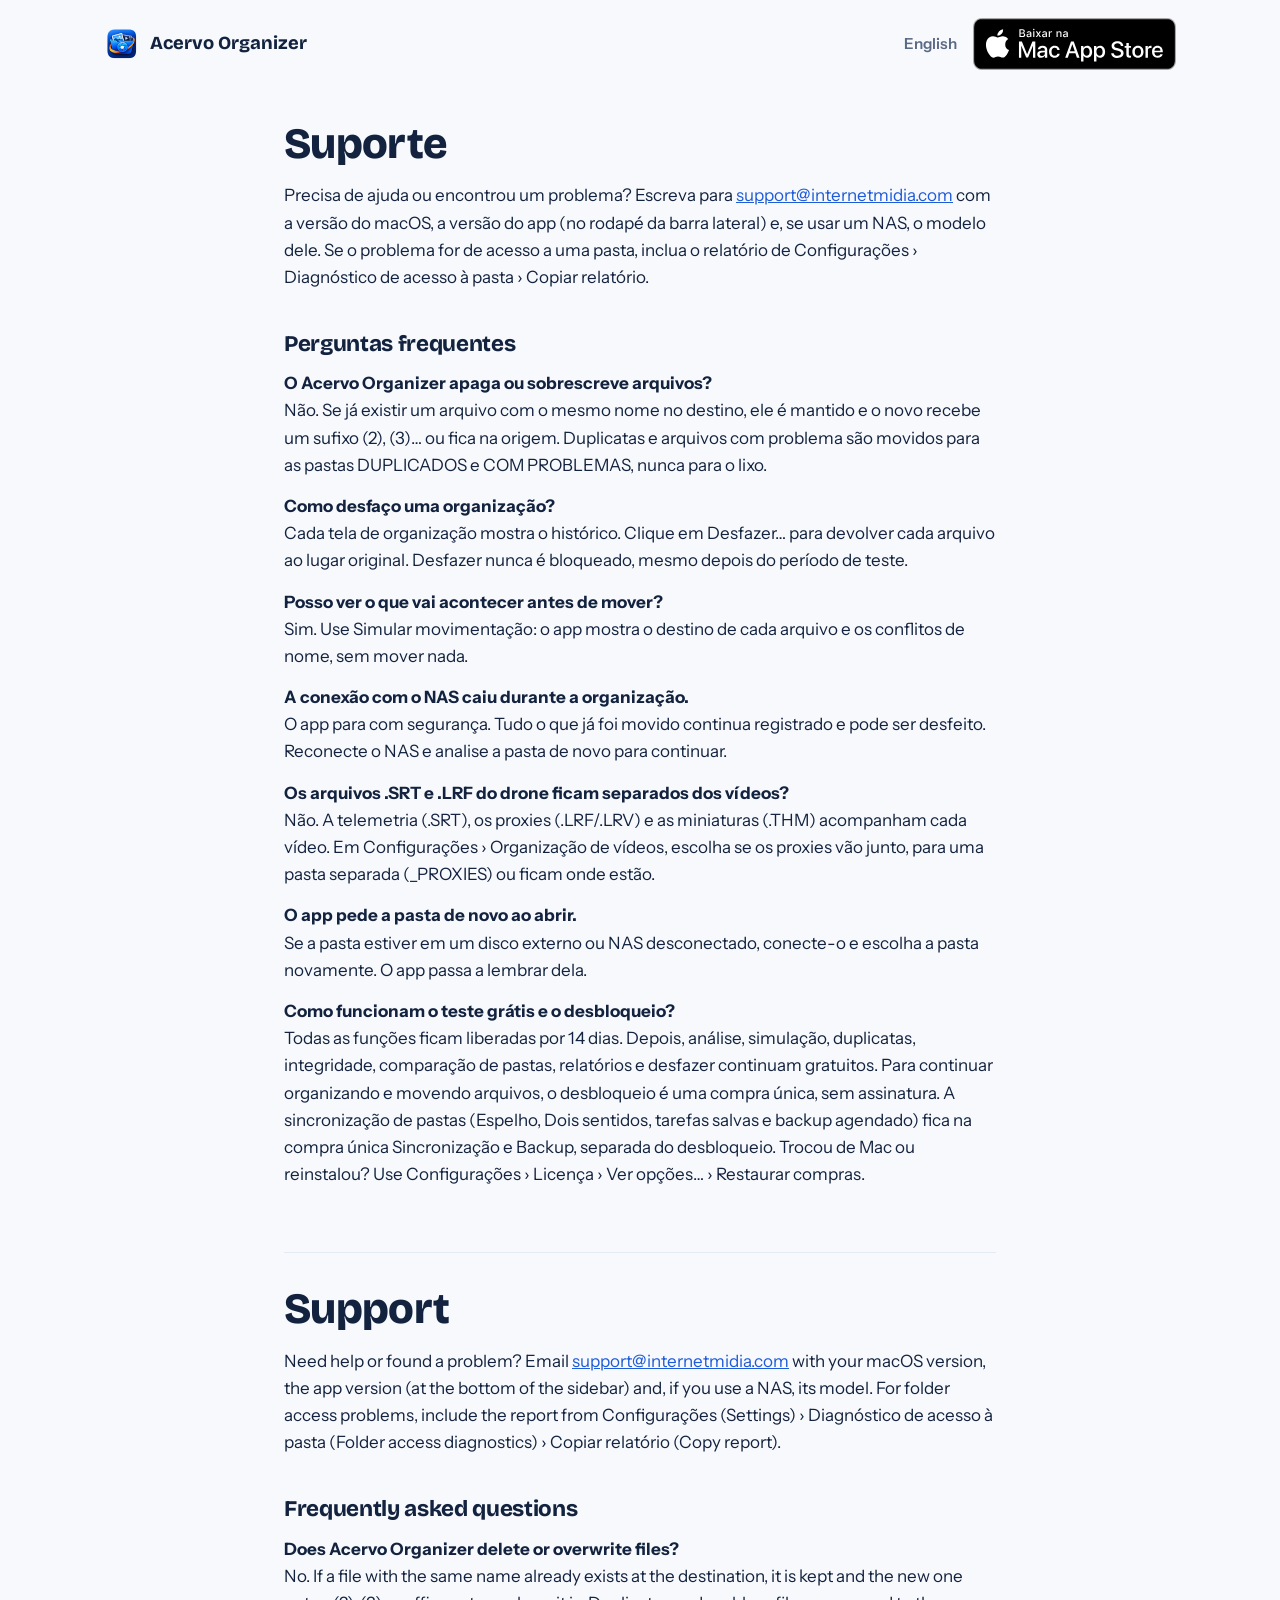
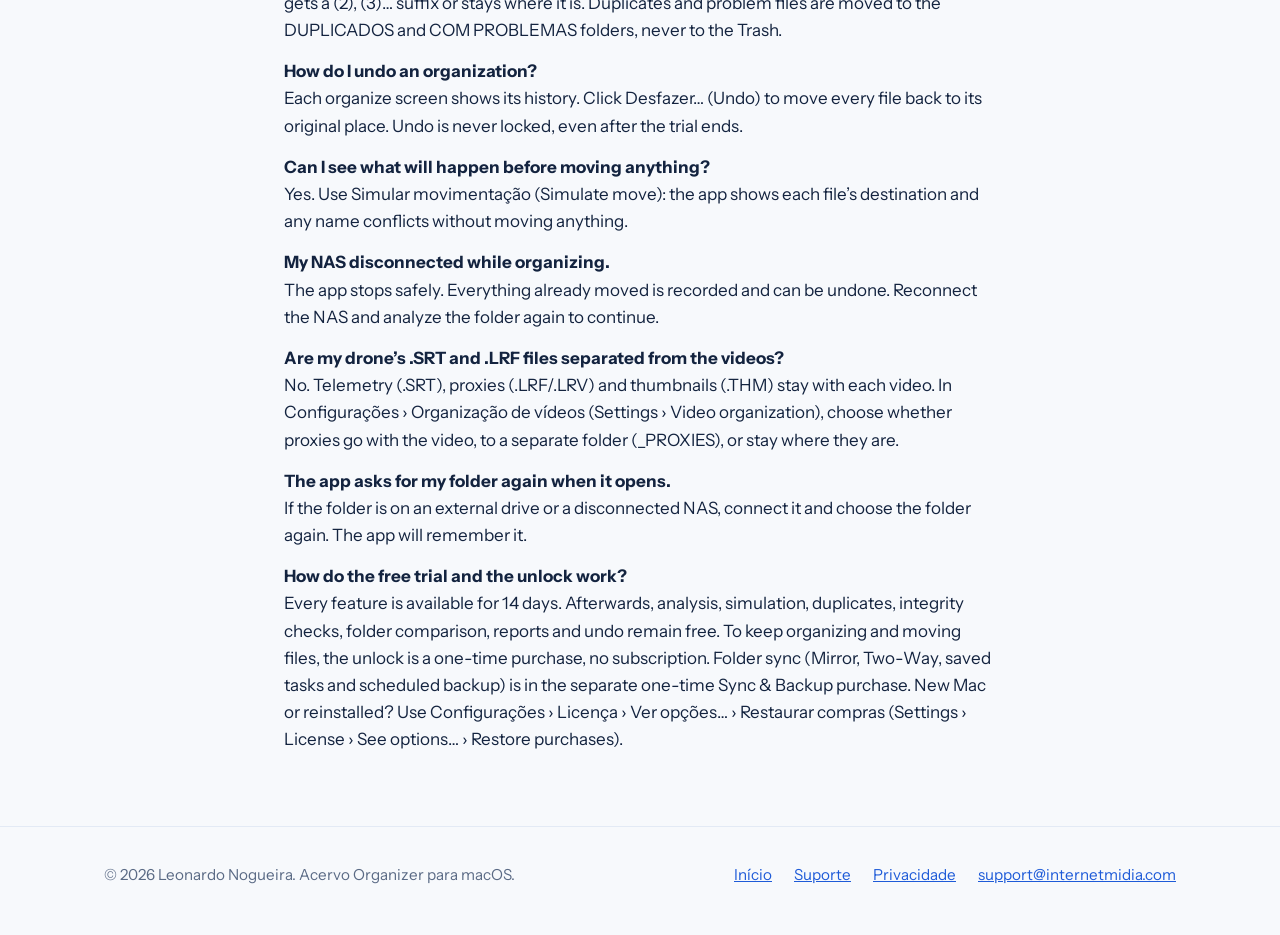
<file: support.html>
<!doctype html>
<html lang="pt-BR">
<head>
<!-- Google tag (gtag.js) -->
<script async src="https://www.googletagmanager.com/gtag/js?id=AW-18549963218"></script>
<script>
  window.dataLayer = window.dataLayer || [];
  function gtag(){dataLayer.push(arguments);}
  gtag('js', new Date());

  gtag('config', 'AW-18549963218');
</script>
<!-- Event snippet for App Store click conversion page (Google Ads). Vale para todo link da Mac App Store da página;
     se a tag do Google não responder em 1 s (bloqueador de anúncios), o link abre mesmo assim. -->
<script>
function gtag_report_conversion(url) {
  var done = false;
  var callback = function () {
    if (done) { return; }
    done = true;
    if (typeof(url) != 'undefined') {
      window.location = url;
    }
  };
  gtag('event', 'conversion', {
      'send_to': 'AW-18549963218/HikiCJOxvbEdENLzp41F',
      'value': 1.0,
      'currency': 'BRL',
      'event_callback': callback
  });
  setTimeout(callback, 1000);
  return false;
}
document.addEventListener('click', function (e) {
  var link = e.target.closest && e.target.closest('a[href*="apps.apple.com"]');
  if (!link) { return; }
  if (e.button !== 0 || e.metaKey || e.ctrlKey || e.shiftKey || e.altKey || link.target === '_blank') {
    gtag_report_conversion();   // abre em outra aba: só registra
    return;
  }
  e.preventDefault();
  gtag_report_conversion(link.href);
});
</script>
<meta charset="utf-8">
<meta name="viewport" content="width=device-width, initial-scale=1">
<title>Suporte — Acervo Organizer</title>
<meta name="description" content="Ajuda e perguntas frequentes do Acervo Organizer para Mac: desfazer, NAS, arquivos de drone, teste grátis e restaurar compras.">
<link rel="canonical" href="https://acervoorganizer.ravendronevideos.com.br/support.html">
<link rel="alternate" hreflang="pt-BR" href="https://acervoorganizer.ravendronevideos.com.br/support.html">
<link rel="alternate" hreflang="en" href="https://acervoorganizer.ravendronevideos.com.br/en/support.html">
<meta name="theme-color" content="#1E5BD8">
<link rel="icon" type="image/png" href="assets/favicon-64.png">
<link rel="preconnect" href="https://fonts.googleapis.com">
<link rel="preconnect" href="https://fonts.gstatic.com" crossorigin>
<link href="https://fonts.googleapis.com/css2?family=Bricolage+Grotesque:opsz,wght@12..96,600;12..96,700;12..96,800&family=Instrument+Sans:wght@400;600;700&display=swap" rel="stylesheet">
<link rel="stylesheet" href="style.css?v=2026-11-17">
</head>
<body>
<header class="topo">
  <div class="largura">
    <a class="marca" href="./"><img src="assets/icone-256.png" alt="" width="36" height="36">Acervo Organizer</a>
    <div class="topo-acoes">
      <a class="idioma-link" href="en/support.html" hreflang="en" lang="en">English</a>
      <a class="selo" href="https://apps.apple.com/app/id6821982992?mt=12"><img src="assets/selo-mac-app-store.svg" alt="Baixar na Mac App Store" width="180" height="52" onerror="this.parentNode.className='selo-texto';this.parentNode.textContent='Baixar na Mac App Store';"></a>
    </div>
  </div>
</header>
<main class="documento">
  <div class="largura estreito">
    <article>
<h1>Suporte</h1>
<p>Precisa de ajuda ou encontrou um problema? Escreva para <a href="mailto:support@internetmidia.com">support@internetmidia.com</a> com a versão do macOS, a versão do app (no rodapé da barra lateral) e, se usar um NAS, o modelo dele. Se o problema for de acesso a uma pasta, inclua o relatório de Configurações › Diagnóstico de acesso à pasta › Copiar relatório.</p>

<h2>Perguntas frequentes</h2>
<p><strong>O Acervo Organizer apaga ou sobrescreve arquivos?</strong><br>Não. Se já existir um arquivo com o mesmo nome no destino, ele é mantido e o novo recebe um sufixo (2), (3)… ou fica na origem. Duplicatas e arquivos com problema são movidos para as pastas DUPLICADOS e COM PROBLEMAS, nunca para o lixo.</p>
<p><strong>Como desfaço uma organização?</strong><br>Cada tela de organização mostra o histórico. Clique em Desfazer… para devolver cada arquivo ao lugar original. Desfazer nunca é bloqueado, mesmo depois do período de teste.</p>
<p><strong>Posso ver o que vai acontecer antes de mover?</strong><br>Sim. Use Simular movimentação: o app mostra o destino de cada arquivo e os conflitos de nome, sem mover nada.</p>
<p><strong>A conexão com o NAS caiu durante a organização.</strong><br>O app para com segurança. Tudo o que já foi movido continua registrado e pode ser desfeito. Reconecte o NAS e analise a pasta de novo para continuar.</p>
<p><strong>Os arquivos .SRT e .LRF do drone ficam separados dos vídeos?</strong><br>Não. A telemetria (.SRT), os proxies (.LRF/.LRV) e as miniaturas (.THM) acompanham cada vídeo. Em Configurações › Organização de vídeos, escolha se os proxies vão junto, para uma pasta separada (_PROXIES) ou ficam onde estão.</p>
<p><strong>O app pede a pasta de novo ao abrir.</strong><br>Se a pasta estiver em um disco externo ou NAS desconectado, conecte-o e escolha a pasta novamente. O app passa a lembrar dela.</p>
<p><strong>Como funcionam o teste grátis e o desbloqueio?</strong><br>Todas as funções ficam liberadas por 14 dias. Depois, análise, simulação, duplicatas, integridade, comparação de pastas, relatórios e desfazer continuam gratuitos. Para continuar organizando e movendo arquivos, o desbloqueio é uma compra única, sem assinatura. A sincronização de pastas (Espelho, Dois sentidos, tarefas salvas e backup agendado) fica na compra única Sincronização e Backup, separada do desbloqueio. Trocou de Mac ou reinstalou? Use Configurações › Licença › Ver opções… › Restaurar compras.</p>
    </article>
    <article class="idioma" lang="en">
<h1>Support</h1>
<p>Need help or found a problem? Email <a href="mailto:support@internetmidia.com">support@internetmidia.com</a> with your macOS version, the app version (at the bottom of the sidebar) and, if you use a NAS, its model. For folder access problems, include the report from Configurações (Settings) › Diagnóstico de acesso à pasta (Folder access diagnostics) › Copiar relatório (Copy report).</p>

<h2>Frequently asked questions</h2>
<p><strong>Does Acervo Organizer delete or overwrite files?</strong><br>No. If a file with the same name already exists at the destination, it is kept and the new one gets a (2), (3)… suffix or stays where it is. Duplicates and problem files are moved to the DUPLICADOS and COM PROBLEMAS folders, never to the Trash.</p>
<p><strong>How do I undo an organization?</strong><br>Each organize screen shows its history. Click Desfazer… (Undo) to move every file back to its original place. Undo is never locked, even after the trial ends.</p>
<p><strong>Can I see what will happen before moving anything?</strong><br>Yes. Use Simular movimentação (Simulate move): the app shows each file’s destination and any name conflicts without moving anything.</p>
<p><strong>My NAS disconnected while organizing.</strong><br>The app stops safely. Everything already moved is recorded and can be undone. Reconnect the NAS and analyze the folder again to continue.</p>
<p><strong>Are my drone’s .SRT and .LRF files separated from the videos?</strong><br>No. Telemetry (.SRT), proxies (.LRF/.LRV) and thumbnails (.THM) stay with each video. In Configurações › Organização de vídeos (Settings › Video organization), choose whether proxies go with the video, to a separate folder (_PROXIES), or stay where they are.</p>
<p><strong>The app asks for my folder again when it opens.</strong><br>If the folder is on an external drive or a disconnected NAS, connect it and choose the folder again. The app will remember it.</p>
<p><strong>How do the free trial and the unlock work?</strong><br>Every feature is available for 14 days. Afterwards, analysis, simulation, duplicates, integrity checks, folder comparison, reports and undo remain free. To keep organizing and moving files, the unlock is a one-time purchase, no subscription. Folder sync (Mirror, Two-Way, saved tasks and scheduled backup) is in the separate one-time Sync &amp; Backup purchase. New Mac or reinstalled? Use Configurações › Licença › Ver opções… › Restaurar compras (Settings › License › See options… › Restore purchases).</p>
    </article>
  </div>
</main>
<footer class="rodape">
  <div class="largura">
    <p>© 2026 Leonardo Nogueira. Acervo Organizer para macOS.</p>
    <nav aria-label="Rodapé">
      <a href="./">Início</a>
      <a href="support.html">Suporte</a>
      <a href="privacy.html">Privacidade</a>
      <a href="mailto:support@internetmidia.com">support@internetmidia.com</a>
    </nav>
  </div>
</footer>
</body>
</html>
</file>
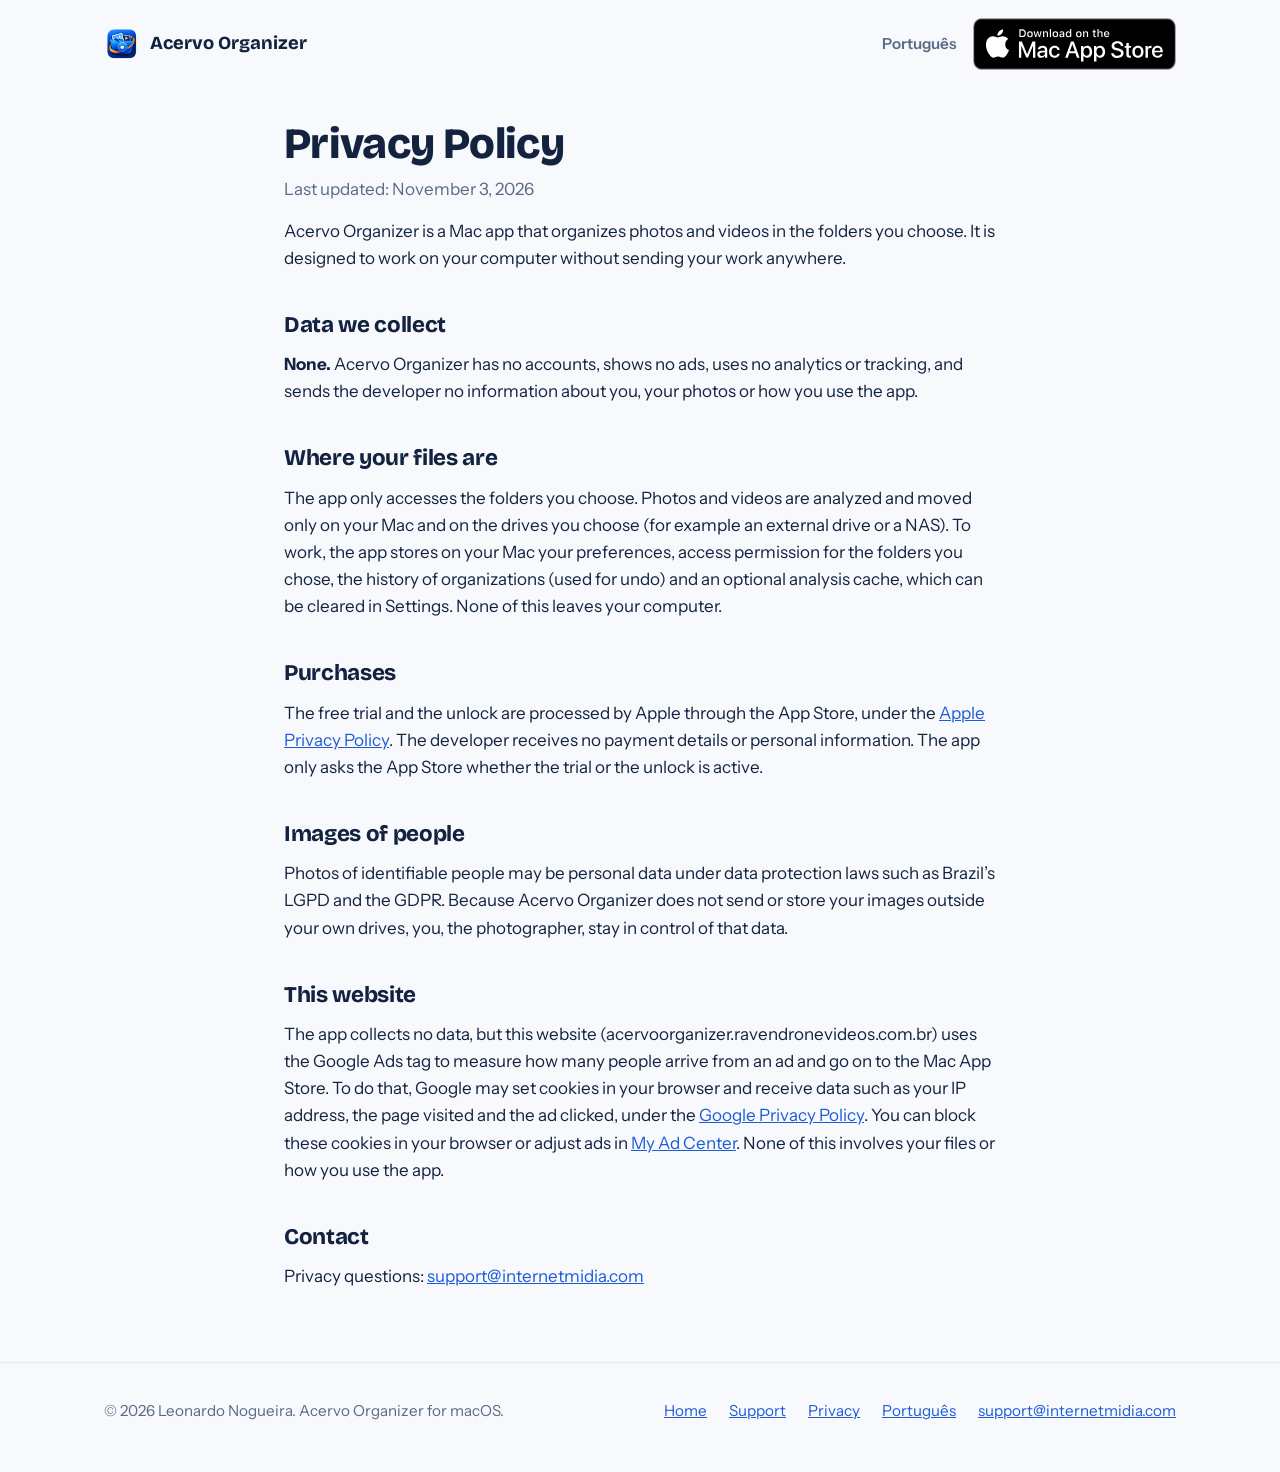
<file: en/privacy.html>
<!doctype html>
<html lang="en">
<head>
<!-- Google tag (gtag.js) -->
<script async src="https://www.googletagmanager.com/gtag/js?id=AW-18549963218"></script>
<script>
  window.dataLayer = window.dataLayer || [];
  function gtag(){dataLayer.push(arguments);}
  gtag('js', new Date());

  gtag('config', 'AW-18549963218');
</script>
<!-- Event snippet for App Store click conversion page (Google Ads). Vale para todo link da Mac App Store da página;
     se a tag do Google não responder em 1 s (bloqueador de anúncios), o link abre mesmo assim. -->
<script>
function gtag_report_conversion(url) {
  var done = false;
  var callback = function () {
    if (done) { return; }
    done = true;
    if (typeof(url) != 'undefined') {
      window.location = url;
    }
  };
  gtag('event', 'conversion', {
      'send_to': 'AW-18549963218/HikiCJOxvbEdENLzp41F',
      'value': 1.0,
      'currency': 'BRL',
      'event_callback': callback
  });
  setTimeout(callback, 1000);
  return false;
}
document.addEventListener('click', function (e) {
  var link = e.target.closest && e.target.closest('a[href*="apps.apple.com"]');
  if (!link) { return; }
  if (e.button !== 0 || e.metaKey || e.ctrlKey || e.shiftKey || e.altKey || link.target === '_blank') {
    gtag_report_conversion();   // abre em outra aba: só registra
    return;
  }
  e.preventDefault();
  gtag_report_conversion(link.href);
});
</script>
<meta charset="utf-8">
<meta name="viewport" content="width=device-width, initial-scale=1">
<title>Privacy Policy — Acervo Organizer</title>
<meta name="description" content="Acervo Organizer collects no data: no account, no usage analytics, no tracking. Your files stay on your drives.">
<link rel="canonical" href="https://acervoorganizer.ravendronevideos.com.br/en/privacy.html">
<link rel="alternate" hreflang="en" href="https://acervoorganizer.ravendronevideos.com.br/en/privacy.html">
<link rel="alternate" hreflang="pt-BR" href="https://acervoorganizer.ravendronevideos.com.br/privacy.html">
<meta name="theme-color" content="#1E5BD8">
<link rel="icon" type="image/png" href="../assets/favicon-64.png">
<link rel="preconnect" href="https://fonts.googleapis.com">
<link rel="preconnect" href="https://fonts.gstatic.com" crossorigin>
<link href="https://fonts.googleapis.com/css2?family=Bricolage+Grotesque:opsz,wght@12..96,600;12..96,700;12..96,800&family=Instrument+Sans:wght@400;600;700&display=swap" rel="stylesheet">
<link rel="stylesheet" href="../style.css?v=2026-11-17">
</head>
<body>
<header class="topo">
  <div class="largura">
    <a class="marca" href="./"><img src="../assets/icone-256.png" alt="" width="36" height="36">Acervo Organizer</a>
    <div class="topo-acoes">
      <a class="idioma-link" href="../privacy.html" hreflang="pt-BR" lang="pt-BR">Português</a>
      <a class="selo" href="https://apps.apple.com/app/id6821982992?mt=12"><img src="../assets/badge-mac-app-store-en.svg" alt="Download on the Mac App Store" width="180" height="52" onerror="this.parentNode.className='selo-texto';this.parentNode.textContent='Download on the Mac App Store';"></a>
    </div>
  </div>
</header>
<main class="documento">
  <div class="largura estreito">
    <article>
<h1>Privacy Policy</h1>
<p class="atualizado">Last updated: November 3, 2026</p>

<p>Acervo Organizer is a Mac app that organizes photos and videos in the folders you choose. It is designed to work on your computer without sending your work anywhere.</p>

<h2>Data we collect</h2>
<p><strong>None.</strong> Acervo Organizer has no accounts, shows no ads, uses no analytics or tracking, and sends the developer no information about you, your photos or how you use the app.</p>

<h2>Where your files are</h2>
<p>The app only accesses the folders you choose. Photos and videos are analyzed and moved only on your Mac and on the drives you choose (for example an external drive or a NAS). To work, the app stores on your Mac your preferences, access permission for the folders you chose, the history of organizations (used for undo) and an optional analysis cache, which can be cleared in Settings. None of this leaves your computer.</p>

<h2>Purchases</h2>
<p>The free trial and the unlock are processed by Apple through the App Store, under the <a href="https://www.apple.com/legal/privacy/">Apple Privacy Policy</a>. The developer receives no payment details or personal information. The app only asks the App Store whether the trial or the unlock is active.</p>

<h2>Images of people</h2>
<p>Photos of identifiable people may be personal data under data protection laws such as Brazil’s LGPD and the GDPR. Because Acervo Organizer does not send or store your images outside your own drives, you, the photographer, stay in control of that data.</p>

<h2>This website</h2>
<p>The app collects no data, but this website (acervoorganizer.ravendronevideos.com.br) uses the Google Ads tag to measure how many people arrive from an ad and go on to the Mac App Store. To do that, Google may set cookies in your browser and receive data such as your IP address, the page visited and the ad clicked, under the <a href="https://policies.google.com/privacy">Google Privacy Policy</a>. You can block these cookies in your browser or adjust ads in <a href="https://adssettings.google.com">My Ad Center</a>. None of this involves your files or how you use the app.</p>

<h2>Contact</h2>
<p>Privacy questions: <a href="mailto:support@internetmidia.com">support@internetmidia.com</a></p>
    </article>
  </div>
</main>
<footer class="rodape">
  <div class="largura">
    <p>© 2026 Leonardo Nogueira. Acervo Organizer for macOS.</p>
    <nav aria-label="Footer">
      <a href="./">Home</a>
      <a href="support.html">Support</a>
      <a href="privacy.html">Privacy</a>
      <a href="../privacy.html" hreflang="pt-BR" lang="pt-BR">Português</a>
      <a href="mailto:support@internetmidia.com">support@internetmidia.com</a>
    </nav>
  </div>
</footer>
</body>
</html>
</file>
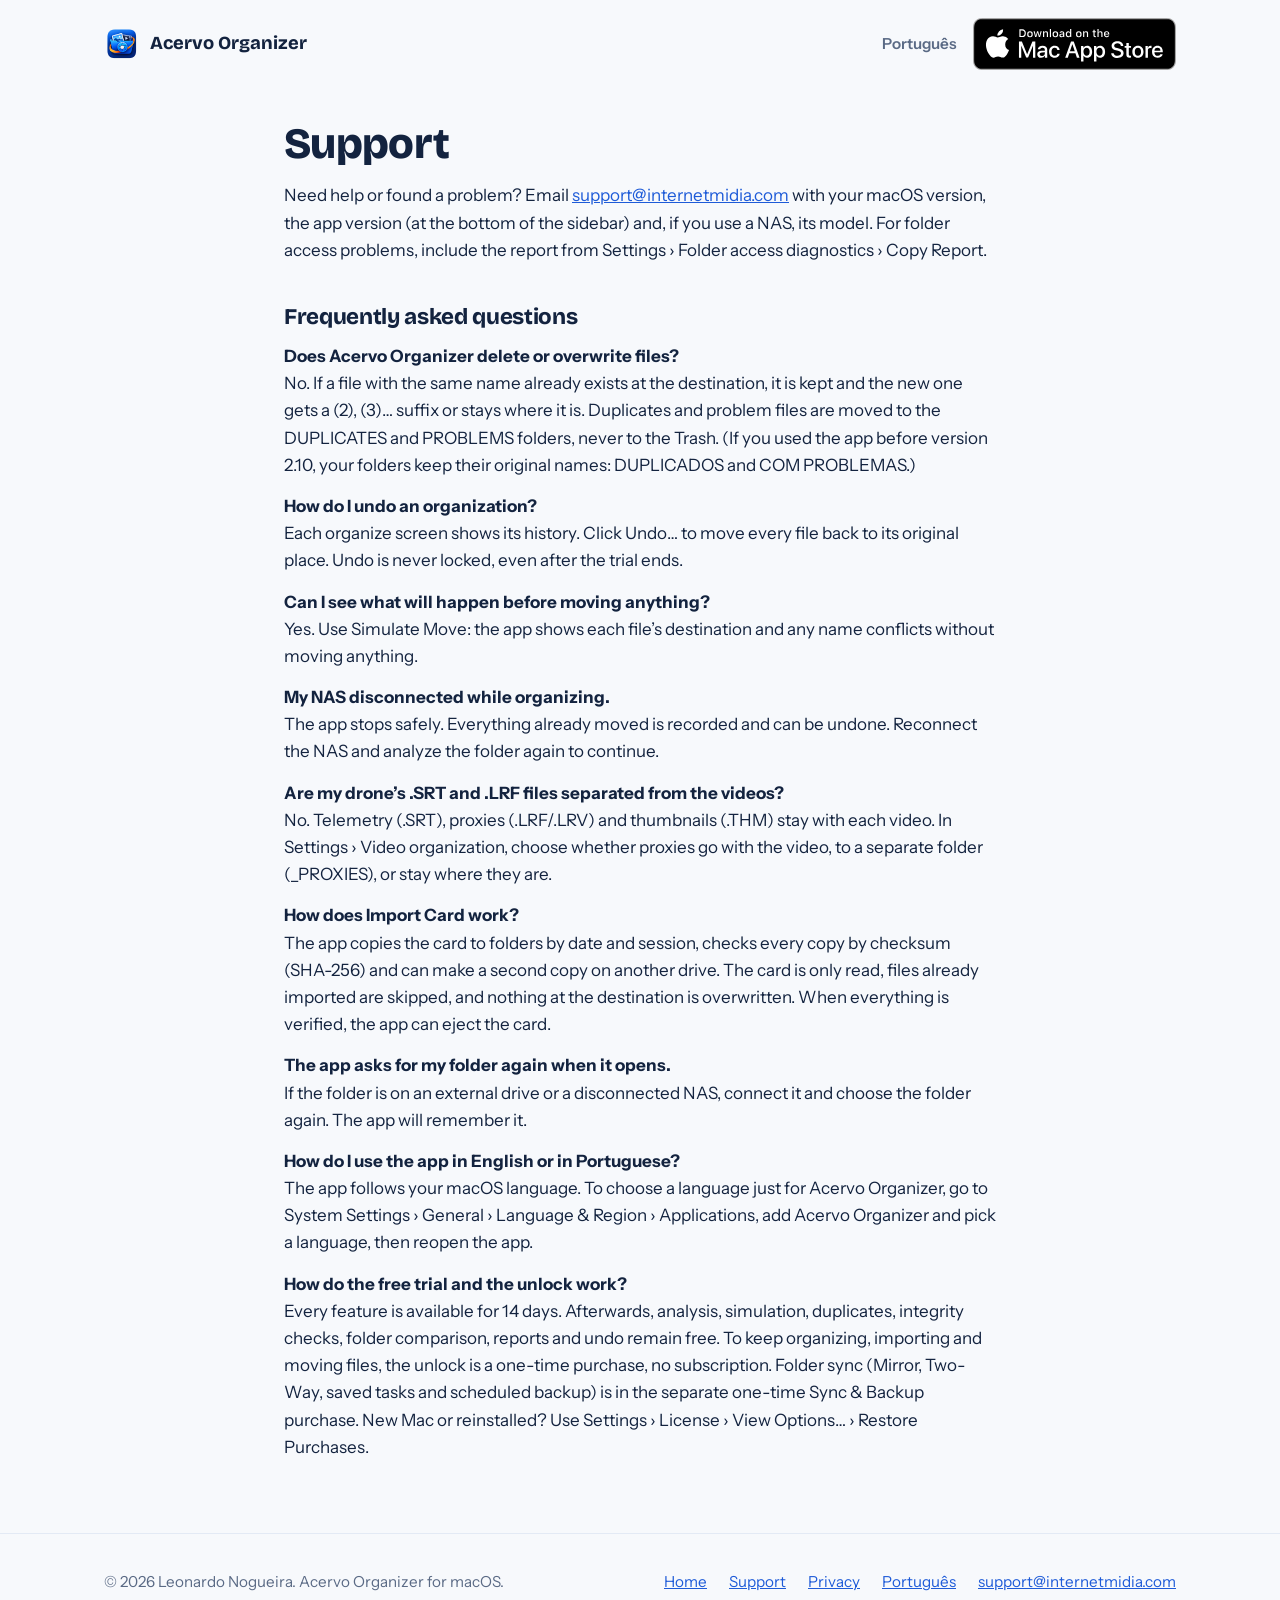
<file: en/support.html>
<!doctype html>
<html lang="en">
<head>
<!-- Google tag (gtag.js) -->
<script async src="https://www.googletagmanager.com/gtag/js?id=AW-18549963218"></script>
<script>
  window.dataLayer = window.dataLayer || [];
  function gtag(){dataLayer.push(arguments);}
  gtag('js', new Date());

  gtag('config', 'AW-18549963218');
</script>
<!-- Event snippet for App Store click conversion page (Google Ads). Vale para todo link da Mac App Store da página;
     se a tag do Google não responder em 1 s (bloqueador de anúncios), o link abre mesmo assim. -->
<script>
function gtag_report_conversion(url) {
  var done = false;
  var callback = function () {
    if (done) { return; }
    done = true;
    if (typeof(url) != 'undefined') {
      window.location = url;
    }
  };
  gtag('event', 'conversion', {
      'send_to': 'AW-18549963218/HikiCJOxvbEdENLzp41F',
      'value': 1.0,
      'currency': 'BRL',
      'event_callback': callback
  });
  setTimeout(callback, 1000);
  return false;
}
document.addEventListener('click', function (e) {
  var link = e.target.closest && e.target.closest('a[href*="apps.apple.com"]');
  if (!link) { return; }
  if (e.button !== 0 || e.metaKey || e.ctrlKey || e.shiftKey || e.altKey || link.target === '_blank') {
    gtag_report_conversion();   // abre em outra aba: só registra
    return;
  }
  e.preventDefault();
  gtag_report_conversion(link.href);
});
</script>
<meta charset="utf-8">
<meta name="viewport" content="width=device-width, initial-scale=1">
<title>Support — Acervo Organizer</title>
<meta name="description" content="Help and frequently asked questions for Acervo Organizer for Mac: undo, NAS, drone files, card import, free trial and restoring purchases.">
<link rel="canonical" href="https://acervoorganizer.ravendronevideos.com.br/en/support.html">
<link rel="alternate" hreflang="en" href="https://acervoorganizer.ravendronevideos.com.br/en/support.html">
<link rel="alternate" hreflang="pt-BR" href="https://acervoorganizer.ravendronevideos.com.br/support.html">
<meta name="theme-color" content="#1E5BD8">
<link rel="icon" type="image/png" href="../assets/favicon-64.png">
<link rel="preconnect" href="https://fonts.googleapis.com">
<link rel="preconnect" href="https://fonts.gstatic.com" crossorigin>
<link href="https://fonts.googleapis.com/css2?family=Bricolage+Grotesque:opsz,wght@12..96,600;12..96,700;12..96,800&family=Instrument+Sans:wght@400;600;700&display=swap" rel="stylesheet">
<link rel="stylesheet" href="../style.css?v=2026-11-17">
</head>
<body>
<header class="topo">
  <div class="largura">
    <a class="marca" href="./"><img src="../assets/icone-256.png" alt="" width="36" height="36">Acervo Organizer</a>
    <div class="topo-acoes">
      <a class="idioma-link" href="../support.html" hreflang="pt-BR" lang="pt-BR">Português</a>
      <a class="selo" href="https://apps.apple.com/app/id6821982992?mt=12"><img src="../assets/badge-mac-app-store-en.svg" alt="Download on the Mac App Store" width="180" height="52" onerror="this.parentNode.className='selo-texto';this.parentNode.textContent='Download on the Mac App Store';"></a>
    </div>
  </div>
</header>
<main class="documento">
  <div class="largura estreito">
    <article>
<h1>Support</h1>
<p>Need help or found a problem? Email <a href="mailto:support@internetmidia.com">support@internetmidia.com</a> with your macOS version, the app version (at the bottom of the sidebar) and, if you use a NAS, its model. For folder access problems, include the report from Settings › Folder access diagnostics › Copy Report.</p>

<h2>Frequently asked questions</h2>
<p><strong>Does Acervo Organizer delete or overwrite files?</strong><br>No. If a file with the same name already exists at the destination, it is kept and the new one gets a (2), (3)… suffix or stays where it is. Duplicates and problem files are moved to the DUPLICATES and PROBLEMS folders, never to the Trash. (If you used the app before version 2.10, your folders keep their original names: DUPLICADOS and COM PROBLEMAS.)</p>
<p><strong>How do I undo an organization?</strong><br>Each organize screen shows its history. Click Undo… to move every file back to its original place. Undo is never locked, even after the trial ends.</p>
<p><strong>Can I see what will happen before moving anything?</strong><br>Yes. Use Simulate Move: the app shows each file’s destination and any name conflicts without moving anything.</p>
<p><strong>My NAS disconnected while organizing.</strong><br>The app stops safely. Everything already moved is recorded and can be undone. Reconnect the NAS and analyze the folder again to continue.</p>
<p><strong>Are my drone’s .SRT and .LRF files separated from the videos?</strong><br>No. Telemetry (.SRT), proxies (.LRF/.LRV) and thumbnails (.THM) stay with each video. In Settings › Video organization, choose whether proxies go with the video, to a separate folder (_PROXIES), or stay where they are.</p>
<p><strong>How does Import Card work?</strong><br>The app copies the card to folders by date and session, checks every copy by checksum (SHA-256) and can make a second copy on another drive. The card is only read, files already imported are skipped, and nothing at the destination is overwritten. When everything is verified, the app can eject the card.</p>
<p><strong>The app asks for my folder again when it opens.</strong><br>If the folder is on an external drive or a disconnected NAS, connect it and choose the folder again. The app will remember it.</p>
<p><strong>How do I use the app in English or in Portuguese?</strong><br>The app follows your macOS language. To choose a language just for Acervo Organizer, go to System Settings › General › Language &amp; Region › Applications, add Acervo Organizer and pick a language, then reopen the app.</p>
<p><strong>How do the free trial and the unlock work?</strong><br>Every feature is available for 14 days. Afterwards, analysis, simulation, duplicates, integrity checks, folder comparison, reports and undo remain free. To keep organizing, importing and moving files, the unlock is a one-time purchase, no subscription. Folder sync (Mirror, Two-Way, saved tasks and scheduled backup) is in the separate one-time Sync &amp; Backup purchase. New Mac or reinstalled? Use Settings › License › View Options… › Restore Purchases.</p>
    </article>
  </div>
</main>
<footer class="rodape">
  <div class="largura">
    <p>© 2026 Leonardo Nogueira. Acervo Organizer for macOS.</p>
    <nav aria-label="Footer">
      <a href="./">Home</a>
      <a href="support.html">Support</a>
      <a href="privacy.html">Privacy</a>
      <a href="../support.html" hreflang="pt-BR" lang="pt-BR">Português</a>
      <a href="mailto:support@internetmidia.com">support@internetmidia.com</a>
    </nav>
  </div>
</footer>
</body>
</html>
</file>
<file: style.css>
/* Acervo Organizer — site (GitHub Pages). Cores tiradas do ícone do app. */
:root {
  --tinta: #13233F;
  --ardosia: #5A6A85;
  --cobalto: #1E5BD8;
  --cobalto-escuro: #1747AA;
  --laranja: #F08A24;
  --papel: #F7F9FC;
  --superficie: #FFFFFF;
  --nevoa: #E3EAF5;
  --ruido: #B4BED0;
  --raio: 14px;
  --display: "Bricolage Grotesque", "SF Pro Display", -apple-system, "Helvetica Neue", Arial, sans-serif;
  --texto: "Instrument Sans", -apple-system, BlinkMacSystemFont, "Helvetica Neue", Arial, sans-serif;
  --mono: ui-monospace, "SF Mono", Menlo, Consolas, monospace;
  color-scheme: light;
}
@media (prefers-color-scheme: dark) {
  :root {
    --tinta: #E6ECF6;
    --ardosia: #9AA8C0;
    --cobalto: #6E9BFF;
    --cobalto-escuro: #8DB0FF;
    --laranja: #FFA54D;
    --papel: #0E1729;
    --superficie: #16223A;
    --nevoa: #24324E;
    --ruido: #4A5878;
    color-scheme: dark;
  }
}

* { box-sizing: border-box; }
html { scroll-behavior: smooth; }
@media (prefers-reduced-motion: reduce) { html { scroll-behavior: auto; } }
body {
  margin: 0;
  font: 17px/1.6 var(--texto);
  color: var(--tinta);
  background: var(--papel);
  -webkit-font-smoothing: antialiased;
}
img { max-width: 100%; height: auto; }
a { color: var(--cobalto); }
:focus-visible { outline: 3px solid var(--laranja); outline-offset: 3px; border-radius: 6px; }

.largura { max-width: 1120px; margin: 0 auto; padding: 0 24px; }
.estreito { max-width: 760px; }

h1, h2, h3 { font-family: var(--display); line-height: 1.12; letter-spacing: -0.015em; margin: 0; text-wrap: balance; }
h1 { font-size: clamp(2.3rem, 5.2vw, 3.7rem); font-weight: 800; }
h2 { font-size: clamp(1.75rem, 3.4vw, 2.5rem); font-weight: 750; }
h3 { font-size: 1.25rem; font-weight: 700; }
p { margin: 0; max-width: 68ch; }
.discreto { color: var(--ardosia); }

/* Topo */
.topo { padding: 18px 0; }
.topo .largura { display: flex; align-items: center; justify-content: space-between; gap: 16px; }
.marca { display: flex; align-items: center; gap: 10px; font-family: var(--display); font-weight: 750; font-size: 1.15rem; color: var(--tinta); text-decoration: none; }
.marca img { width: 36px; height: 36px; }

/* Botões */
.botao {
  display: inline-flex; align-items: center; justify-content: center; gap: 8px;
  min-height: 46px; padding: 0 20px; border-radius: 999px;
  background: var(--cobalto); color: #fff; font-weight: 650; text-decoration: none;
  transition: background-color .15s ease;
}
.botao:hover { background: var(--cobalto-escuro); }
@media (prefers-color-scheme: dark) { .botao { color: #0E1729; } }
.botao-secundario { background: transparent; color: var(--cobalto); box-shadow: inset 0 0 0 2px var(--cobalto); }
.botao-secundario:hover { background: var(--nevoa); }
.topo .botao { min-height: 40px; padding: 0 16px; font-size: .95rem; }
.topo-acoes { display: flex; align-items: center; gap: 16px; }
.idioma-link { color: var(--ardosia); font-weight: 600; font-size: .95rem; text-decoration: none; }
.idioma-link:hover { color: var(--cobalto); text-decoration: underline; }

/* Hero */
.hero { padding: 40px 0 72px; }
.hero .largura { display: grid; grid-template-columns: 1fr 1.05fr; gap: 56px; align-items: center; }
.hero h1 { max-width: 15ch; }
.hero .subtitulo { margin-top: 20px; font-size: 1.15rem; color: var(--ardosia); max-width: 52ch; }
.acoes { margin-top: 30px; display: flex; flex-wrap: wrap; align-items: center; gap: 18px 22px; }
.selo img { display: block; height: 52px; width: auto; }
.selo-texto { display: inline-flex; align-items: center; min-height: 52px; padding: 0 18px; border-radius: 10px; background: var(--tinta); color: var(--papel); font-weight: 650; text-decoration: none; }
.oferta { font-size: .98rem; color: var(--ardosia); }
.oferta strong { color: var(--tinta); }
.requisito { margin-top: 14px; font-size: .9rem; color: var(--ardosia); }

/* A transformação do acervo (elemento principal do hero) */
.acervo { position: relative; display: grid; gap: 14px; }
.folha {
  background: var(--superficie); border: 1px solid var(--nevoa); border-radius: var(--raio);
  padding: 16px 18px 18px; font: 13.5px/1.75 var(--mono);
}
.folha h2 { font: 600 .95rem/1.3 var(--texto); letter-spacing: 0; margin-bottom: 8px; color: var(--ardosia); }
.folha ul { list-style: none; margin: 0; padding: 0; }
.folha li { white-space: nowrap; overflow: hidden; text-overflow: ellipsis; }
.antes { transform: rotate(-1.2deg); margin-right: 36px; }
.antes li { color: var(--ardosia); }
.antes .repetido { text-decoration: line-through; text-decoration-color: var(--ruido); }
.antes .solto::after { content: " sem o vídeo"; font-family: var(--texto); font-size: 12px; color: var(--laranja); }
.depois { margin-left: 36px; border-color: var(--cobalto); box-shadow: 0 18px 40px -24px rgba(30, 91, 216, .45); }
.depois .pasta { color: var(--tinta); font-weight: 600; }
.depois .n1 { padding-left: 2ch; } .depois .n2 { padding-left: 4ch; } .depois .n3 { padding-left: 6ch; }
.depois .ok::before { content: ""; display: inline-block; width: 7px; height: 7px; border-radius: 50%; background: var(--laranja); margin-right: 8px; vertical-align: 2px; }
.depois .junto { color: var(--ardosia); }
@media (prefers-reduced-motion: no-preference) {
  .depois li { opacity: 0; transform: translateY(6px); animation: assentar .45s ease forwards; animation-delay: calc(.35s + var(--i, 0) * 70ms); }
  @keyframes assentar { to { opacity: 1; transform: none; } }
}

/* Faixa de confiança */
.confianca { border-top: 1px solid var(--nevoa); border-bottom: 1px solid var(--nevoa); background: var(--superficie); }
.confianca ul { list-style: none; margin: 0 auto; padding: 22px 24px; display: grid; grid-template-columns: repeat(4, 1fr); gap: 18px 28px; }
.confianca li { font-size: .97rem; color: var(--ardosia); }
.confianca strong { display: block; font-family: var(--display); font-size: 1.05rem; color: var(--tinta); }

/* Seções */
.secao { padding: 88px 0; }
.secao > .largura > h2 { max-width: 22ch; }
.secao .introducao { margin-top: 14px; color: var(--ardosia); font-size: 1.08rem; }

/* Dores */
.dores { margin-top: 36px; display: grid; grid-template-columns: repeat(2, 1fr); gap: 0 48px; }
.dores p { padding: 18px 0; border-top: 1px solid var(--nevoa); }
.dores p strong { color: var(--tinta); }

/* Regras de ouro */
.regras-fundo { background: var(--tinta); color: var(--papel); }
@media (prefers-color-scheme: dark) { .regras-fundo { background: #0A1120; color: var(--tinta); } }
.regras-fundo .introducao { color: inherit; opacity: .78; }
.regras { margin: 40px 0 0; padding: 0; list-style: none; display: grid; grid-template-columns: repeat(2, 1fr); gap: 34px 56px; }
.regras h3 { font-size: 1.45rem; }
.regras h3::before { content: ""; display: block; width: 28px; height: 4px; border-radius: 2px; background: var(--laranja); margin-bottom: 14px; }
.regras p { margin-top: 8px; opacity: .82; }

/* Públicos */
.publicos { margin-top: 44px; display: grid; grid-template-columns: repeat(2, 1fr); gap: 28px; }
.publico { background: var(--superficie); border: 1px solid var(--nevoa); border-radius: 20px; padding: 30px; }
.publico p { margin-top: 10px; color: var(--ardosia); }
.publico ul { margin: 18px 0 0; padding-left: 1.1em; }
.publico li { margin: 8px 0; }
.caminho { display: inline-block; margin-top: 18px; padding: 6px 10px; border-radius: 8px; background: var(--nevoa); font: 13px/1.5 var(--mono); color: var(--tinta); word-break: break-all; }

/* Passos (sequência real) */
.passos { counter-reset: passo; list-style: none; padding: 0; margin: 40px 0 0; display: grid; grid-template-columns: repeat(3, 1fr); gap: 32px; }
.passos li { counter-increment: passo; }
.passos li::before { content: counter(passo); display: grid; place-items: center; width: 44px; height: 44px; border-radius: 50%; border: 2px solid var(--cobalto); color: var(--cobalto); font: 700 1.1rem var(--display); margin-bottom: 16px; }
.passos p { margin-top: 8px; color: var(--ardosia); }
.meio-cta { margin-top: 44px; display: flex; flex-wrap: wrap; align-items: center; gap: 16px 24px; }

/* Capturas reais (opcionais: aparecem quando os arquivos existem) */
.galeria { margin-top: 40px; display: grid; grid-template-columns: repeat(auto-fit, minmax(min(420px, 100%), 1fr)); gap: 24px; }
.galeria figure { margin: 0; }
.galeria img { border-radius: 12px; border: 1px solid var(--nevoa); display: block; }
.galeria figcaption { margin-top: 10px; font-size: .95rem; color: var(--ardosia); }
.capturas:not(:has(figure)) { display: none; }

/* Índice de recursos */
.indice { margin: 40px 0 0; display: grid; grid-template-columns: repeat(2, 1fr); gap: 0 56px; }
.indice div { padding: 20px 0; border-top: 1px solid var(--nevoa); }
.indice dt { font-family: var(--display); font-weight: 700; font-size: 1.12rem; }
.indice dd { margin: 6px 0 0; color: var(--ardosia); }
.em-breve { display: inline-block; margin-left: 8px; padding: 1px 9px; border-radius: 999px; background: var(--laranja); color: #1b1203; font: 600 .78rem/1.6 var(--texto); vertical-align: 3px; }

/* Preço */
.preco-caixa { margin-top: 36px; display: grid; grid-template-columns: 1.1fr 1fr; gap: 0; border: 2px solid var(--cobalto); border-radius: 22px; overflow: hidden; background: var(--superficie); }
.preco-caixa > div { padding: 34px; }
.preco-caixa .valor { font: 800 clamp(2.4rem, 5vw, 3.2rem)/1 var(--display); letter-spacing: -0.02em; }
.preco-caixa .valor small { font: 600 1rem var(--texto); color: var(--ardosia); letter-spacing: 0; white-space: nowrap; }
.preco-caixa .gratis { background: var(--nevoa); }
.preco-caixa ul { margin: 18px 0 0; padding-left: 1.1em; }
.preco-caixa li { margin: 6px 0; }
.preco-caixa .botao, .preco-caixa .selo { margin-top: 24px; }
.preco-caixa .selo, .documento .selo { display: inline-block; }
.preco-caixa .extra { grid-column: 1 / -1; border-top: 2px solid var(--nevoa); padding-top: 26px; padding-bottom: 28px; }
.preco-caixa .extra h3 { display: flex; align-items: baseline; gap: 10px; flex-wrap: wrap; }
.preco-caixa .extra .opcional { font: 600 .85rem var(--texto); color: var(--ardosia); text-transform: uppercase; letter-spacing: .06em; }
.preco-caixa .valor-extra { font: 800 1.9rem/1 var(--display); letter-spacing: -0.01em; margin: 10px 0 12px; }
.preco-caixa .valor-extra small { font: 600 1rem var(--texto); color: var(--ardosia); letter-spacing: 0; white-space: nowrap; }
.preco-caixa .extra p:last-child { margin: 0; max-width: 62ch; }

/* Perguntas */
.perguntas { margin-top: 32px; }
.perguntas details { border-top: 1px solid var(--nevoa); }
.perguntas details:last-child { border-bottom: 1px solid var(--nevoa); }
.perguntas summary { cursor: pointer; list-style: none; padding: 20px 40px 20px 0; position: relative; font: 650 1.1rem/1.4 var(--display); }
.perguntas summary::-webkit-details-marker { display: none; }
.perguntas summary::after { content: "+"; position: absolute; right: 6px; top: 16px; font: 400 1.6rem var(--texto); color: var(--cobalto); }
.perguntas details[open] summary::after { content: "–"; }
.perguntas details p { padding: 0 0 22px; color: var(--ardosia); }

/* Chamada final */
.final { text-align: center; }
.final h2 { margin: 0 auto; max-width: 20ch; }
.final p { margin: 16px auto 0; color: var(--ardosia); }
.final .acoes { justify-content: center; }

/* Rodapé */
.rodape { padding: 36px 0 48px; border-top: 1px solid var(--nevoa); font-size: .95rem; color: var(--ardosia); }
.rodape .largura { display: flex; flex-wrap: wrap; justify-content: space-between; gap: 12px 24px; }
.rodape nav { display: flex; flex-wrap: wrap; gap: 8px 22px; }

/* Família de apps: os três apps, cada um num momento do trabalho (texto em flightframe/familia-de-apps.md) */
.familia { background: var(--superficie); border-top: 1px solid var(--nevoa); border-bottom: 1px solid var(--nevoa); }
.familia-grade { list-style: none; margin: 40px 0 0; padding: 0; display: grid; grid-template-columns: repeat(3, 1fr); gap: 22px; }
.familia-app { display: flex; flex-direction: column; padding: 28px; border: 1px solid var(--nevoa); border-radius: var(--raio); background: var(--papel); }
.familia-app.aqui { border: 2px solid var(--cobalto); padding: 27px; }
.familia-momento { font: 650 .82rem/1.2 var(--texto); letter-spacing: .08em; text-transform: uppercase; color: var(--cobalto); }
.familia-app header { display: flex; align-items: center; gap: 14px; margin-top: 14px; }
.familia-app img { width: 60px; height: 60px; flex: none; }
.familia-app > p { margin-top: 14px; }
.familia-app ul { margin: 14px 0 22px; padding-left: 1.1em; color: var(--ardosia); flex: 1; }
.familia-app li + li { margin-top: 4px; }
.familia-situacao { font-size: .95rem; color: var(--ardosia); }
.familia-link { margin-top: 4px; font-weight: 650; }
.familia-aqui { align-self: flex-start; padding: 2px 12px; border-radius: 999px; background: var(--cobalto); color: #fff; font-weight: 650; font-size: .92rem; }
@media (prefers-color-scheme: dark) { .familia-aqui { color: #0E1729; } }
.familia-regras { margin-top: 32px; color: var(--ardosia); }
.rodape .outros-apps { flex-basis: 100%; }
@media (max-width: 900px) { .familia-grade { grid-template-columns: 1fr; } }

/* Páginas de texto (suporte, privacidade, 404) */
.documento { padding: 32px 0 72px; }
.documento h1 { font-size: clamp(2rem, 4vw, 2.7rem); }
.documento h2 { font-size: 1.4rem; margin-top: 36px; }
.documento p, .documento li { color: var(--tinta); }
.documento article > * + * { margin-top: 14px; }
.documento article > h2 { margin-top: 40px; }
.documento .atualizado { margin-top: 8px; color: var(--ardosia); }
.documento .idioma { margin-top: 64px; padding-top: 32px; border-top: 1px solid var(--nevoa); }
.documento code { font: .92em var(--mono); background: var(--nevoa); padding: 1px 6px; border-radius: 5px; }

/* Responsivo */
@media (max-width: 900px) {
  .hero .largura { grid-template-columns: 1fr; gap: 40px; }
  .confianca ul { grid-template-columns: repeat(2, 1fr); }
  .publicos, .regras, .dores, .indice { grid-template-columns: 1fr; }
  .passos { grid-template-columns: 1fr; gap: 26px; }
  .preco-caixa { grid-template-columns: 1fr; }
}
@media (max-width: 520px) {
  body { font-size: 16px; }
  .secao { padding: 64px 0; }
  .antes { margin-right: 10px; } .depois { margin-left: 10px; }
  .folha { font-size: 12.5px; padding: 14px; }
  .confianca ul { grid-template-columns: 1fr; }
  .publico, .preco-caixa > div { padding: 24px; }
  .topo .botao { display: none; }
}
</file>
